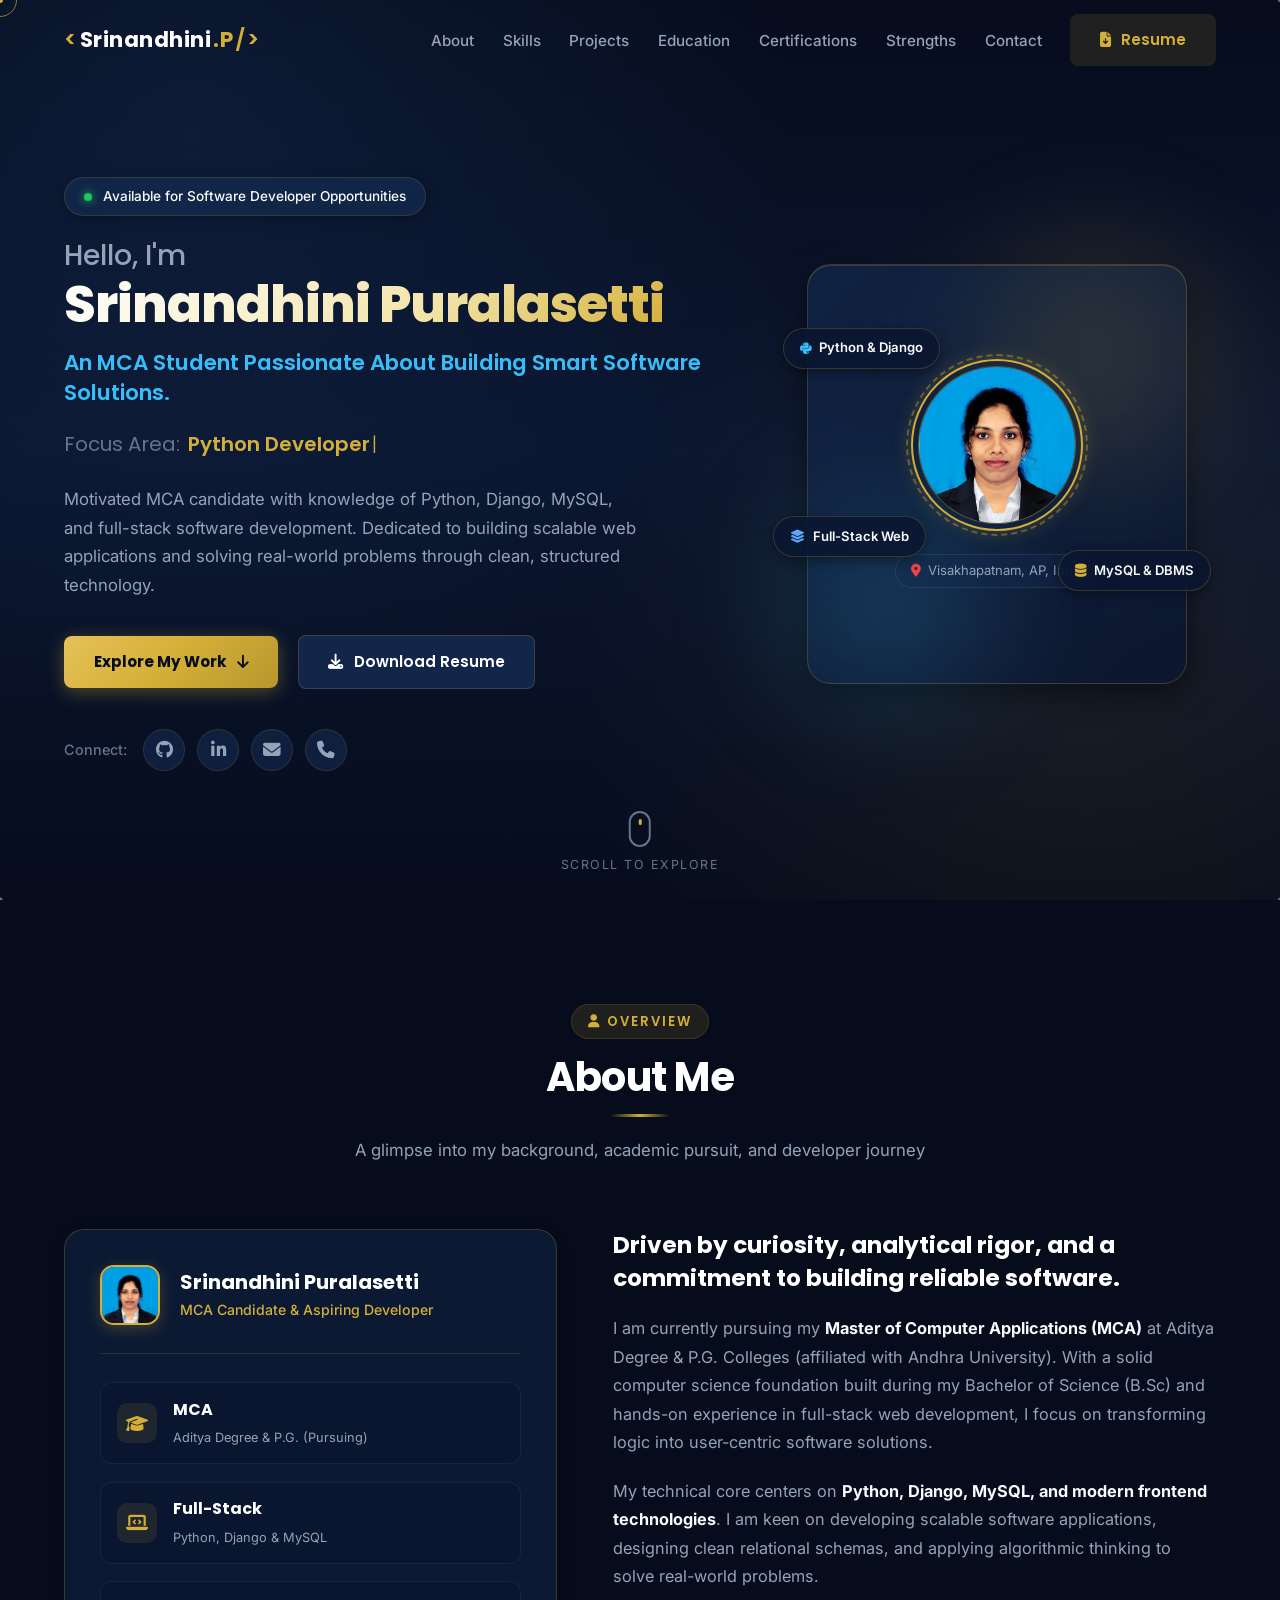
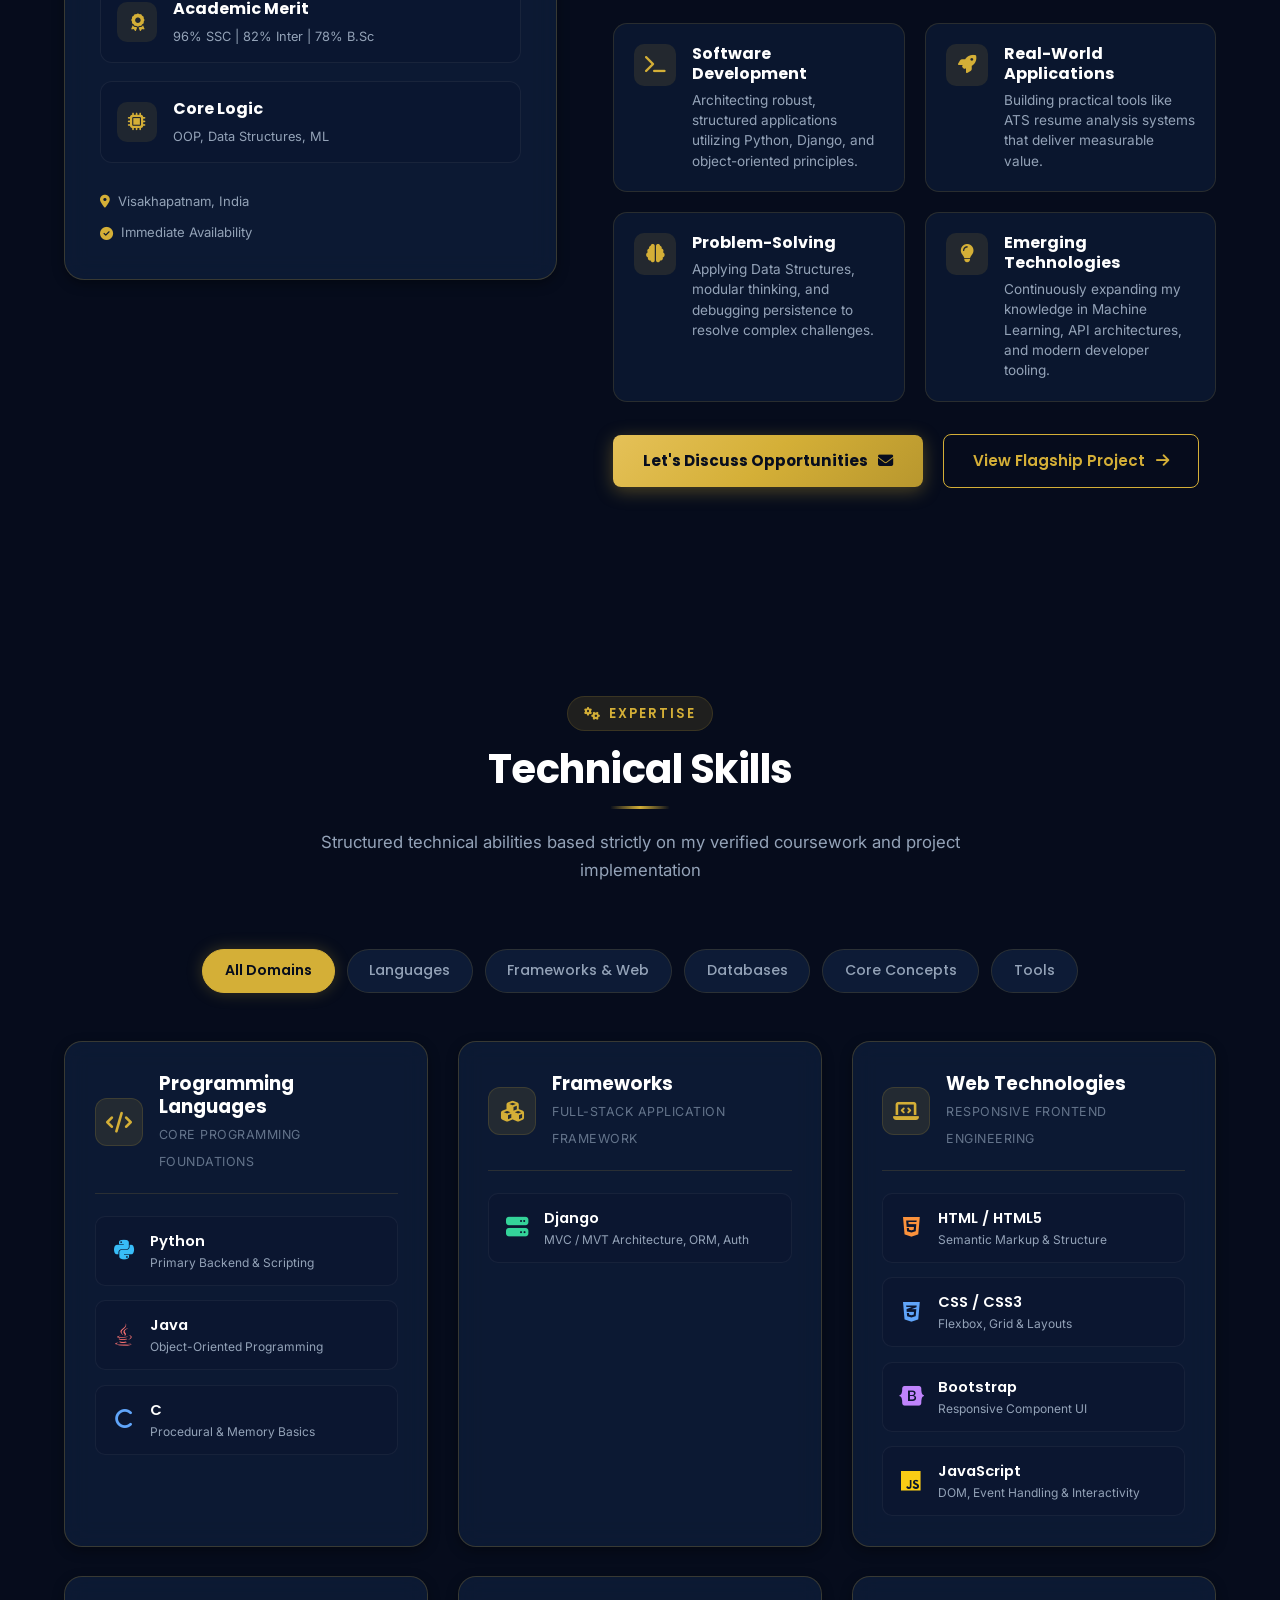
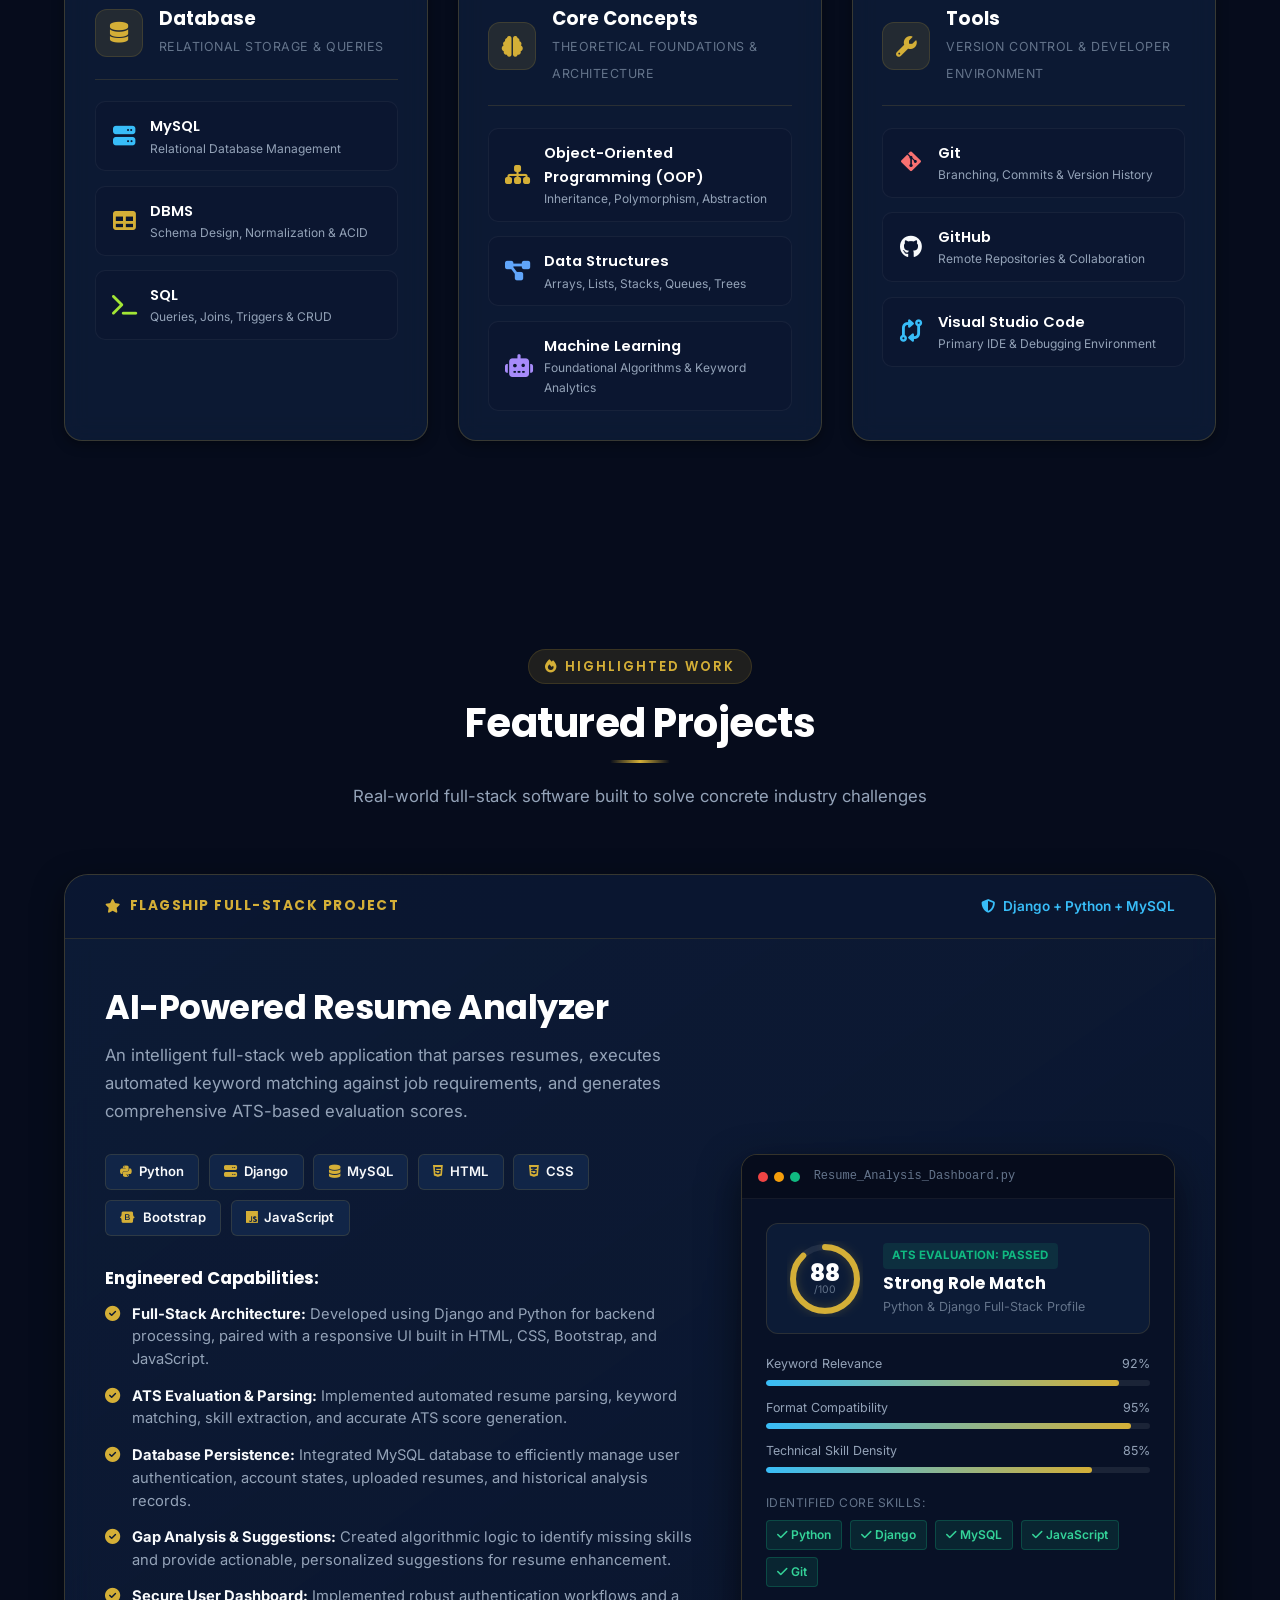
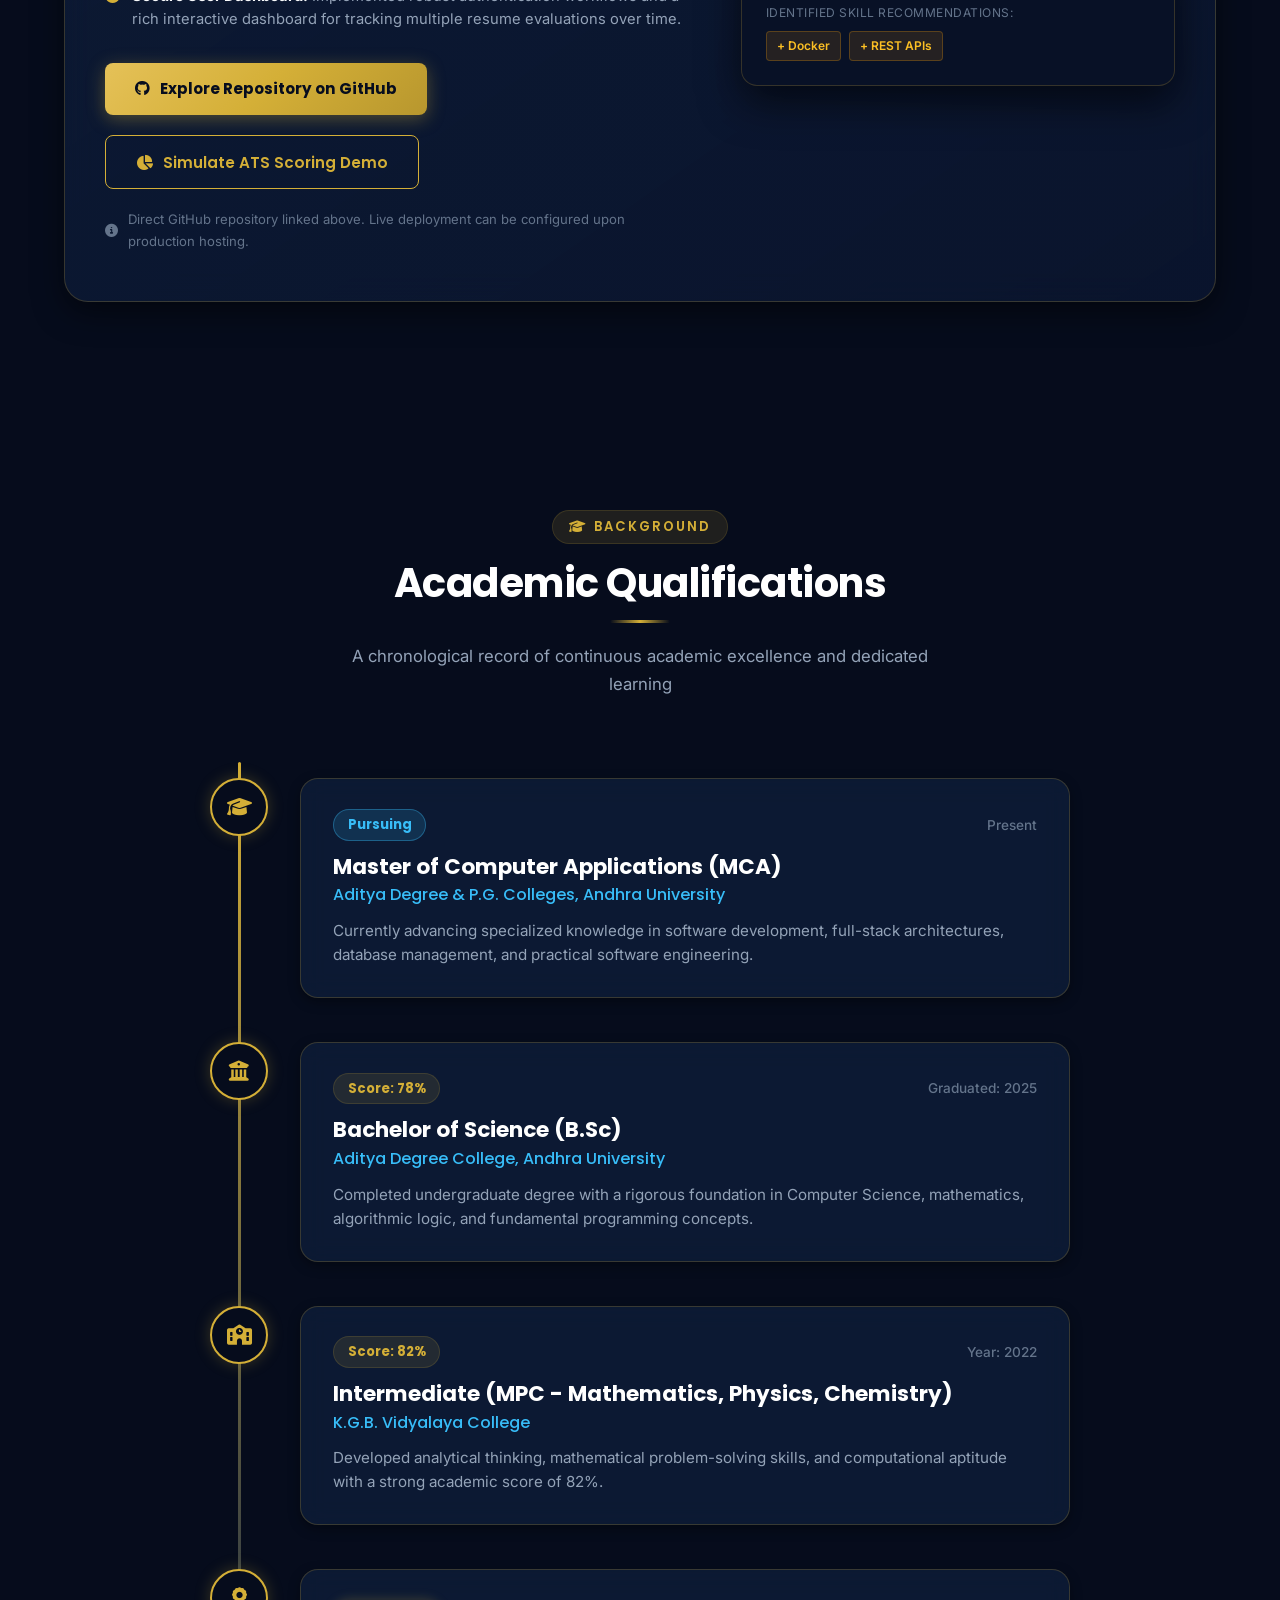
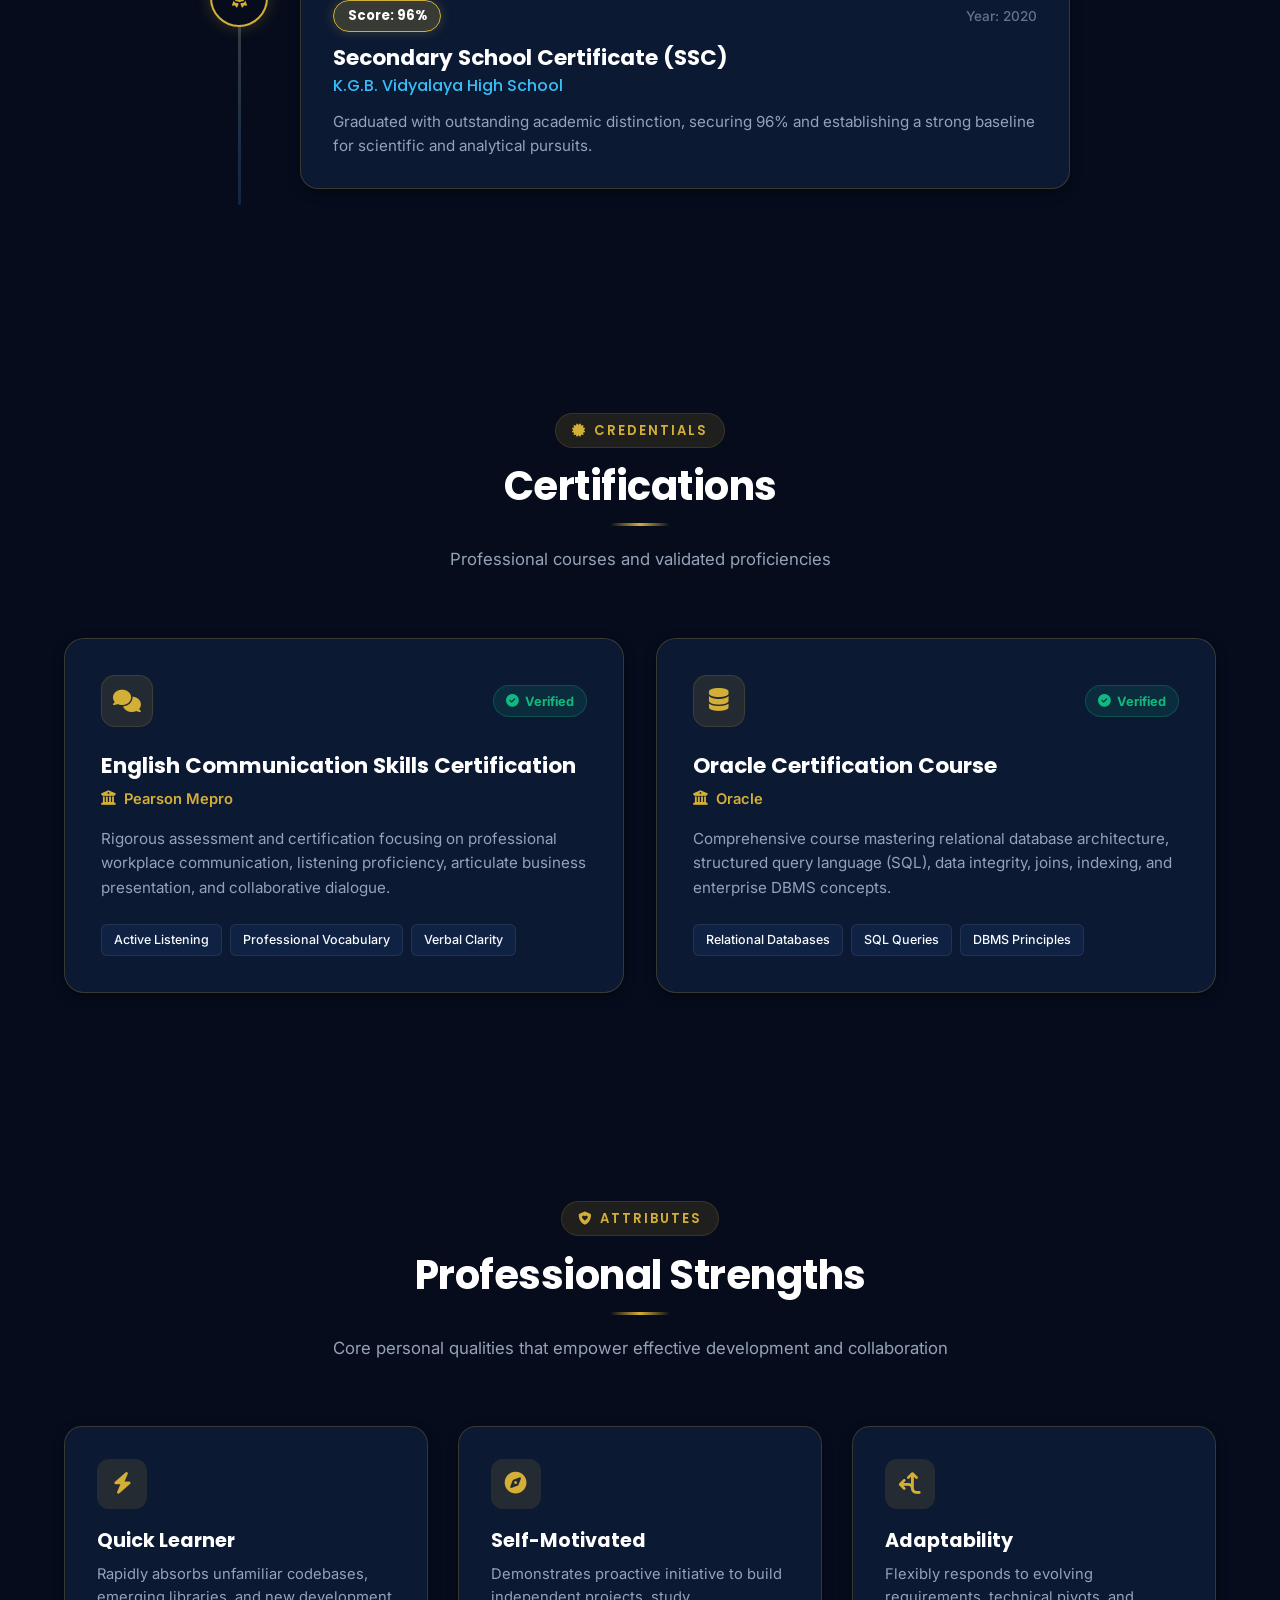
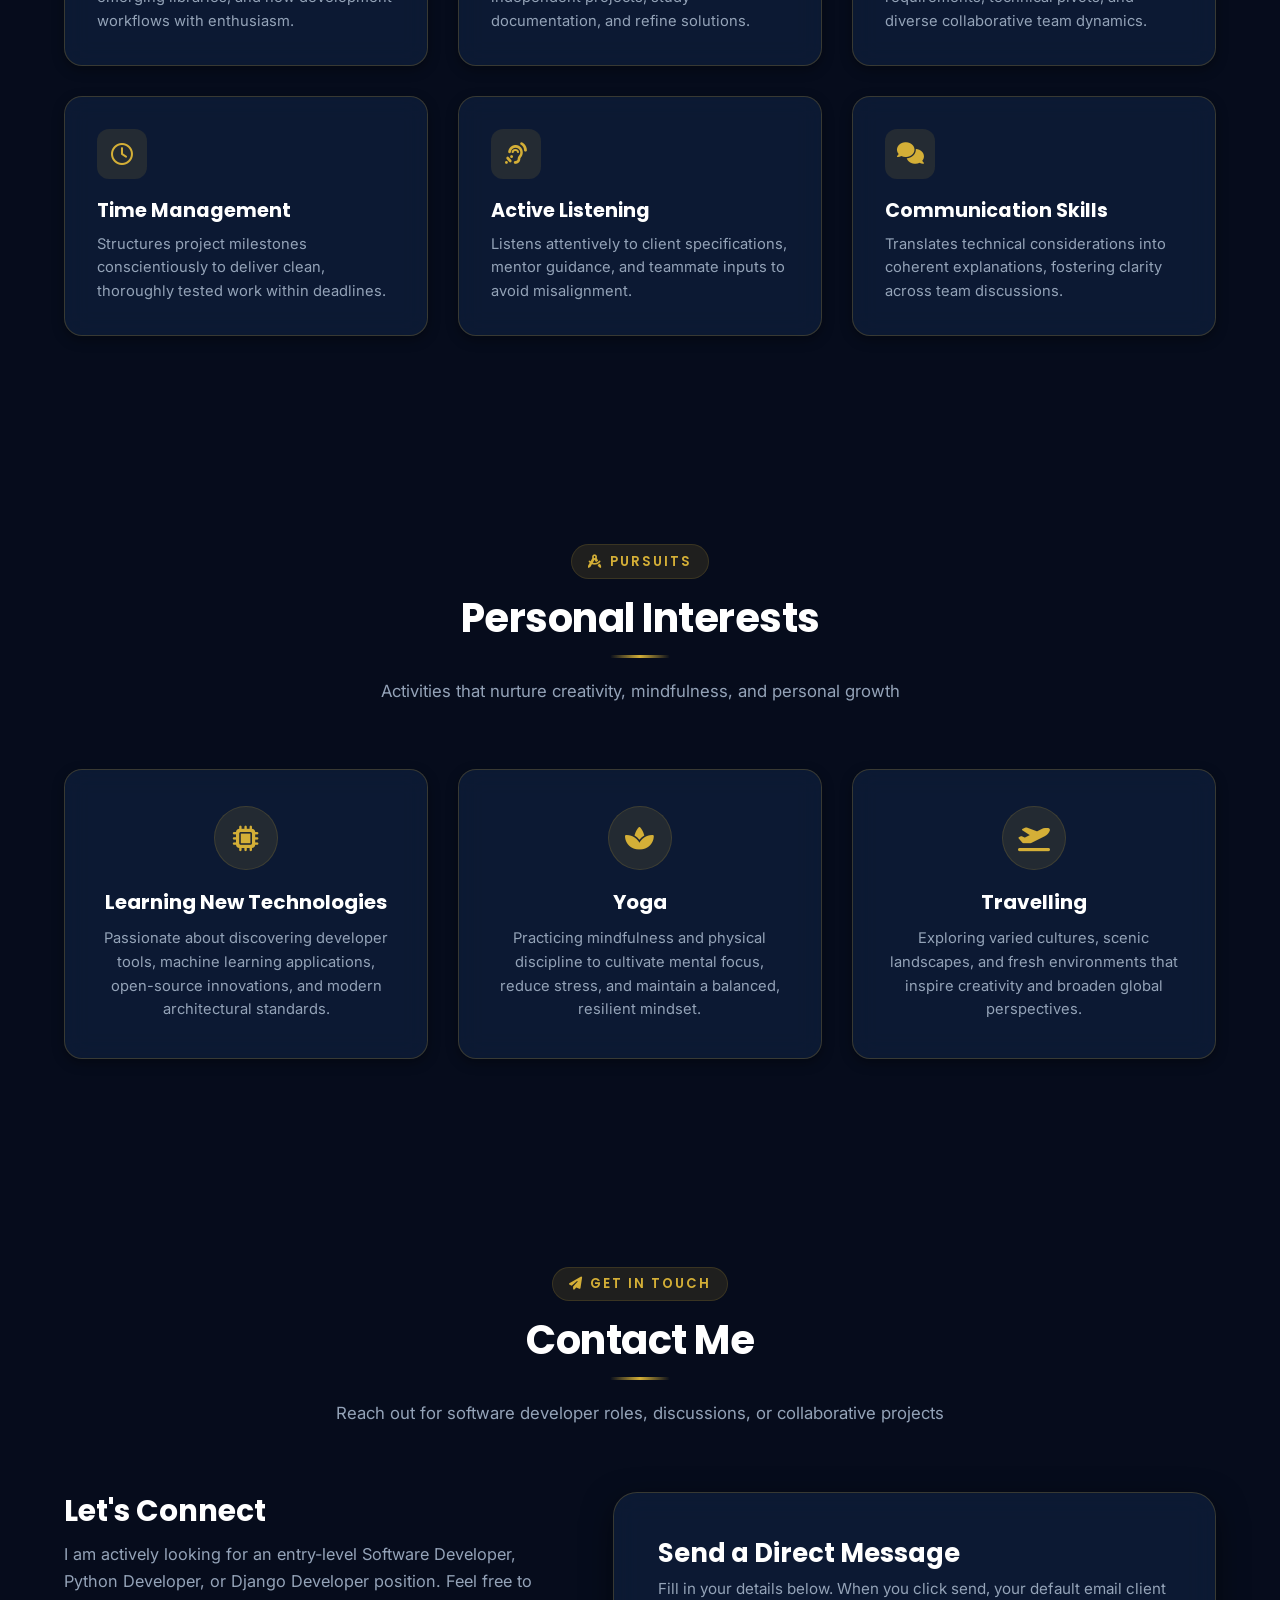
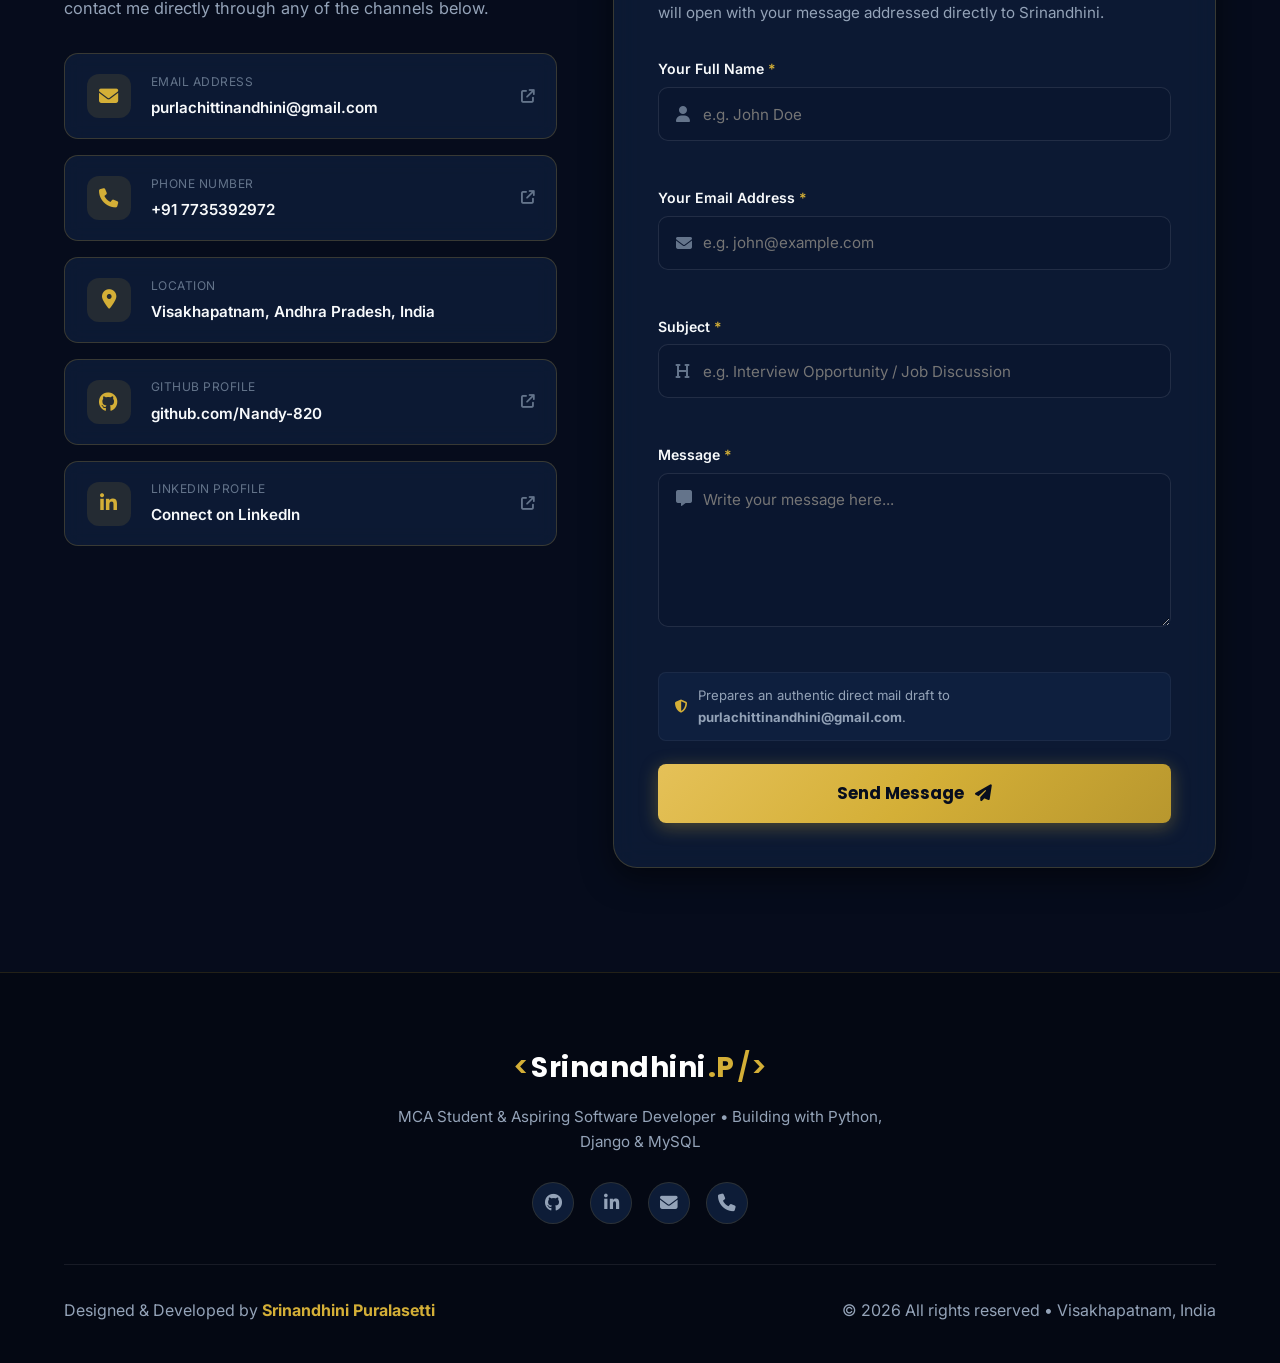
<file: index.html>
<!DOCTYPE html>
<html lang="en">
<head>
  <meta charset="UTF-8">
  <meta name="viewport" content="width=device-width, initial-scale=1.0">
  <title>Srinandhini Puralasetti | MCA Student & Aspiring Software Developer</title>
  
  <!-- SEO & Open Graph Metadata -->
  <meta name="description" content="Portfolio of Srinandhini Puralasetti - MCA Student, Aspiring Software Developer, Python & Django Developer based in Visakhapatnam, India.">
  <meta name="keywords" content="Srinandhini Puralasetti, Software Developer, Python Developer, Django Developer, Full-Stack Developer, MCA, Visakhapatnam, Portfolio">
  <meta name="author" content="Srinandhini Puralasetti">
  <meta name="theme-color" content="#0B1630">
  <meta property="og:title" content="Srinandhini Puralasetti | Portfolio">
  <meta property="og:description" content="MCA Student & Aspiring Software Developer specializing in Python, Django, MySQL, and full-stack development.">
  <meta property="og:type" content="website">

  <!-- Custom SVG Favicon -->
  <link rel="icon" type="image/svg+xml" href="data:image/svg+xml,%3Csvg xmlns='http://www.w3.org/2000/svg' viewBox='0 0 100 100'%3E%3Ccircle cx='50' cy='50' r='48' fill='%230B1630' stroke='%23D4AF37' stroke-width='4'/%3E%3Ctext x='50' y='60' font-family='sans-serif' font-size='38' font-weight='bold' fill='%23D4AF37' text-anchor='middle'%3ESP%3C/text%3E%3C/svg%3E">

  <!-- Google Fonts: Inter & Poppins -->
  <link rel="preconnect" href="https://fonts.googleapis.com">
  <link rel="preconnect" href="https://fonts.gstatic.com" crossorigin>
  <link href="https://fonts.googleapis.com/css2?family=Inter:wght@300;400;500;600;700&family=Poppins:wght@400;500;600;700;800&display=swap" rel="stylesheet">

  <!-- Font Awesome 6 Icons -->
  <link rel="stylesheet" href="https://cdnjs.cloudflare.com/ajax/libs/font-awesome/6.5.1/css/all.min.css" integrity="sha512-DTOQO9RWCH3ppGqcWaEA1BIZOC6xxalwEsw9c2QQeAIftl+Vegovlnee1c9QX4TctnWMn13TZye+giMm8e2LwA==" crossorigin="anonymous" referrerpolicy="no-referrer" />

  <!-- Main Stylesheet -->
  <link rel="stylesheet" href="style.css">
</head>
<body>
  <!-- Preloader Screen -->
  <div id="preloader" class="preloader" aria-hidden="true">
    <div class="preloader-content">
      <div class="preloader-spinner">
        <span class="spinner-ring"></span>
        <span class="spinner-core">SP</span>
      </div>
      <p class="preloader-text">Loading Experience...</p>
    </div>
  </div>

  <!-- Custom Golden Aura Cursor (Desktop Only) -->
  <div class="cursor-dot" aria-hidden="true"></div>
  <div class="cursor-outline" aria-hidden="true"></div>

  <!-- Subtle Ambient Particle Background -->
  <canvas id="ambient-canvas" class="ambient-canvas" aria-hidden="true"></canvas>

  <!-- Sticky Transparent Navigation Bar -->
  <header id="header" class="site-header">
    <nav class="navbar container" aria-label="Main Navigation">
      <a href="#hero" class="brand-logo" aria-label="Srinandhini Puralasetti Home">
        <span class="brand-code">&lt;</span>
        <span class="brand-name">Srinandhini</span>
        <span class="brand-dot">.P</span>
        <span class="brand-code">/&gt;</span>
      </a>

      <!-- Desktop Navigation Menu -->
      <ul class="nav-menu" id="nav-menu">
        <li class="nav-item"><a href="#about" class="nav-link">About</a></li>
        <li class="nav-item"><a href="#skills" class="nav-link">Skills</a></li>
        <li class="nav-item"><a href="#projects" class="nav-link">Projects</a></li>
        <li class="nav-item"><a href="#education" class="nav-link">Education</a></li>
        <li class="nav-item"><a href="#certifications" class="nav-link">Certifications</a></li>
        <li class="nav-item"><a href="#strengths" class="nav-link">Strengths</a></li>
        <li class="nav-item"><a href="#contact" class="nav-link">Contact</a></li>
        <li class="nav-item nav-cta-item">
          <a href="resume.pdf" download="Srinandhini_Puralasetti_Resume.pdf" class="btn btn-nav-resume">
            <i class="fa-solid fa-file-arrow-down" aria-hidden="true"></i> Resume
          </a>
        </li>
      </ul>

      <!-- Mobile Hamburger Button -->
      <button class="nav-toggle" id="nav-toggle" aria-label="Toggle navigation menu" aria-expanded="false">
        <span class="bar"></span>
        <span class="bar"></span>
        <span class="bar"></span>
      </button>
    </nav>
  </header>

  <!-- Main Website Content -->
  <main id="main-content">
    
    <!-- ==============================================
         SECTION 1: HERO / LANDING PAGE
         ============================================== -->
    <section id="hero" class="hero-section">
      <div class="container hero-container">
        
        <!-- Hero Text & Presentation -->
        <div class="hero-text-content reveal-fade-up">
          <div class="hero-status-pill">
            <span class="status-indicator"></span>
            <span>Available for Software Developer Opportunities</span>
          </div>

          <h1 class="hero-greeting-title">
            <span class="greeting-pre">Hello, I'm</span>
            <span class="hero-full-name">Srinandhini Puralasetti</span>
          </h1>

          <h2 class="hero-headline">
            An MCA Student Passionate About Building Smart Software Solutions.
          </h2>

          <div class="hero-typing-wrapper" aria-live="polite">
            <span class="typing-label">Focus Area: </span>
            <span id="typing-text" class="typing-dynamic"></span>
            <span class="typing-cursor" aria-hidden="true">|</span>
          </div>

          <p class="hero-summary">
            Motivated MCA candidate with knowledge of Python, Django, MySQL, and full-stack software development. Dedicated to building scalable web applications and solving real-world problems through clean, structured technology.
          </p>

          <!-- Call To Action Buttons -->
          <div class="hero-actions">
            <a href="#projects" class="btn btn-primary">
              <span>Explore My Work</span>
              <i class="fa-solid fa-arrow-down" aria-hidden="true"></i>
            </a>
            <a href="resume.pdf" download="Srinandhini_Puralasetti_Resume.pdf" class="btn btn-secondary">
              <i class="fa-solid fa-download" aria-hidden="true"></i>
              <span>Download Resume</span>
            </a>
          </div>

          <!-- Social Links -->
          <div class="hero-socials">
            <span class="socials-label">Connect:</span>
            <div class="social-links-row">
              <a href="https://github.com/Nandy-820" target="_blank" rel="noopener noreferrer" class="social-icon" aria-label="GitHub Profile">
                <i class="fa-brands fa-github" aria-hidden="true"></i>
              </a>
              <a href="https://linkedin.com" target="_blank" rel="noopener noreferrer" class="social-icon" aria-label="LinkedIn Profile">
                <i class="fa-brands fa-linkedin-in" aria-hidden="true"></i>
              </a>
              <a href="mailto:purlachittinandhini@gmail.com" class="social-icon" aria-label="Send Email">
                <i class="fa-solid fa-envelope" aria-hidden="true"></i>
              </a>
              <a href="tel:+917735392972" class="social-icon" aria-label="Call Mobile">
                <i class="fa-solid fa-phone" aria-hidden="true"></i>
              </a>
            </div>
          </div>
        </div>

        <!-- Hero Visual Profile Artwork & Floating Badges -->
        <div class="hero-visual reveal-fade-left">
          <div class="profile-card-art">
            <div class="glow-orb glow-orb-1" aria-hidden="true"></div>
            <div class="glow-orb glow-orb-2" aria-hidden="true"></div>
            
            <div class="avatar-frame">
              <div class="avatar-ring-outer"></div>
              <div class="avatar-ring-inner"></div>
              
              <!-- Professional Developer Avatar Graphic -->
              <div class="avatar-inner">
                <img src="profile.jpg" alt="Srinandhini Puralasetti - Software Developer" class="profile-photo">
              </div>
            </div>

            <!-- Floating Tech Badges -->
            <div class="floating-pill float-1">
              <i class="fa-brands fa-python" style="color: #38bdf8;" aria-hidden="true"></i>
              <span>Python &amp; Django</span>
            </div>

            <div class="floating-pill float-2">
              <i class="fa-solid fa-database" style="color: #D4AF37;" aria-hidden="true"></i>
              <span>MySQL &amp; DBMS</span>
            </div>

            <div class="floating-pill float-3">
              <i class="fa-solid fa-layer-group" style="color: #60a5fa;" aria-hidden="true"></i>
              <span>Full-Stack Web</span>
            </div>

            <!-- Location Pill -->
            <div class="profile-location-chip">
              <i class="fa-solid fa-location-dot" aria-hidden="true"></i>
              <span>Visakhapatnam, AP, India</span>
            </div>
          </div>
        </div>

      </div>

      <!-- Scroll Indicator -->
      <a href="#about" class="hero-scroll-indicator" aria-label="Scroll down to About section">
        <span class="mouse-icon"><span class="wheel"></span></span>
        <span class="scroll-label">Scroll to explore</span>
      </a>
    </section>


    <!-- ==============================================
         SECTION 2: ABOUT ME
         ============================================== -->
    <section id="about" class="section about-section">
      <div class="container">
        
        <div class="section-header reveal-fade-up">
          <span class="section-tag"><i class="fa-solid fa-user" aria-hidden="true"></i> Overview</span>
          <h2 class="section-title">About Me</h2>
          <div class="section-line"></div>
          <p class="section-subtitle">A glimpse into my background, academic pursuit, and developer journey</p>
        </div>

        <div class="about-grid">
          
          <!-- Column 1: Academic & Profile Stats Card -->
          <div class="about-card-left reveal-fade-right">
            <div class="profile-highlight-box">
              <div class="profile-meta-top">
                <div class="meta-avatar">
                  <img src="profile.jpg" alt="Srinandhini Puralasetti" class="meta-photo">
                </div>
                <div>
                  <h3 class="meta-name">Srinandhini Puralasetti</h3>
                  <p class="meta-role">MCA Candidate &amp; Aspiring Developer</p>
                </div>
              </div>

              <div class="about-stats-grid">
                <div class="stat-item">
                  <div class="stat-icon"><i class="fa-solid fa-graduation-cap" aria-hidden="true"></i></div>
                  <div class="stat-content">
                    <span class="stat-value">MCA</span>
                    <span class="stat-label">Aditya Degree &amp; P.G. (Pursuing)</span>
                  </div>
                </div>

                <div class="stat-item">
                  <div class="stat-icon"><i class="fa-solid fa-laptop-code" aria-hidden="true"></i></div>
                  <div class="stat-content">
                    <span class="stat-value">Full-Stack</span>
                    <span class="stat-label">Python, Django &amp; MySQL</span>
                  </div>
                </div>

                <div class="stat-item">
                  <div class="stat-icon"><i class="fa-solid fa-award" aria-hidden="true"></i></div>
                  <div class="stat-content">
                    <span class="stat-value">Academic Merit</span>
                    <span class="stat-label">96% SSC | 82% Inter | 78% B.Sc</span>
                  </div>
                </div>

                <div class="stat-item">
                  <div class="stat-icon"><i class="fa-solid fa-microchip" aria-hidden="true"></i></div>
                  <div class="stat-content">
                    <span class="stat-value">Core Logic</span>
                    <span class="stat-label">OOP, Data Structures, ML</span>
                  </div>
                </div>
              </div>

              <div class="about-badge-row">
                <span class="mini-badge"><i class="fa-solid fa-location-dot" aria-hidden="true"></i> Visakhapatnam, India</span>
                <span class="mini-badge"><i class="fa-solid fa-check-circle" aria-hidden="true"></i> Immediate Availability</span>
              </div>
            </div>
          </div>

          <!-- Column 2: Narrative & Four Pillars -->
          <div class="about-content-right reveal-fade-left">
            <h3 class="about-lead">
              Driven by curiosity, analytical rigor, and a commitment to building reliable software.
            </h3>
            
            <p class="about-paragraph">
              I am currently pursuing my <strong>Master of Computer Applications (MCA)</strong> at Aditya Degree &amp; P.G. Colleges (affiliated with Andhra University). With a solid computer science foundation built during my Bachelor of Science (B.Sc) and hands-on experience in full-stack web development, I focus on transforming logic into user-centric software solutions.
            </p>

            <p class="about-paragraph">
              My technical core centers on <strong>Python, Django, MySQL, and modern frontend technologies</strong>. I am keen on developing scalable software applications, designing clean relational schemas, and applying algorithmic thinking to solve real-world problems.
            </p>

            <!-- Four Interest / Focus Areas -->
            <div class="pillars-grid">
              
              <div class="pillar-card">
                <div class="pillar-icon"><i class="fa-solid fa-terminal" aria-hidden="true"></i></div>
                <div>
                  <h4 class="pillar-title">Software Development</h4>
                  <p class="pillar-desc">Architecting robust, structured applications utilizing Python, Django, and object-oriented principles.</p>
                </div>
              </div>

              <div class="pillar-card">
                <div class="pillar-icon"><i class="fa-solid fa-rocket" aria-hidden="true"></i></div>
                <div>
                  <h4 class="pillar-title">Real-World Applications</h4>
                  <p class="pillar-desc">Building practical tools like ATS resume analysis systems that deliver measurable value.</p>
                </div>
              </div>

              <div class="pillar-card">
                <div class="pillar-icon"><i class="fa-solid fa-brain" aria-hidden="true"></i></div>
                <div>
                  <h4 class="pillar-title">Problem-Solving</h4>
                  <p class="pillar-desc">Applying Data Structures, modular thinking, and debugging persistence to resolve complex challenges.</p>
                </div>
              </div>

              <div class="pillar-card">
                <div class="pillar-icon"><i class="fa-solid fa-lightbulb" aria-hidden="true"></i></div>
                <div>
                  <h4 class="pillar-title">Emerging Technologies</h4>
                  <p class="pillar-desc">Continuously expanding my knowledge in Machine Learning, API architectures, and modern developer tooling.</p>
                </div>
              </div>

            </div>

            <div class="about-cta-row">
              <a href="#contact" class="btn btn-primary">
                <span>Let's Discuss Opportunities</span>
                <i class="fa-solid fa-envelope" aria-hidden="true"></i>
              </a>
              <a href="#projects" class="btn btn-outline">
                <span>View Flagship Project</span>
                <i class="fa-solid fa-arrow-right" aria-hidden="true"></i>
              </a>
            </div>

          </div>

        </div>

      </div>
    </section>


    <!-- ==============================================
         SECTION 3: TECHNICAL SKILLS
         ============================================== -->
    <section id="skills" class="section skills-section">
      <div class="container">
        
        <div class="section-header reveal-fade-up">
          <span class="section-tag"><i class="fa-solid fa-gears" aria-hidden="true"></i> Expertise</span>
          <h2 class="section-title">Technical Skills</h2>
          <div class="section-line"></div>
          <p class="section-subtitle">Structured technical abilities based strictly on my verified coursework and project implementation</p>
        </div>

        <!-- Filter Tabs for Skills -->
        <div class="skills-filter-tabs reveal-fade-up" role="tablist" aria-label="Skills Filter">
          <button class="filter-btn active" data-filter="all" role="tab" aria-selected="true">All Domains</button>
          <button class="filter-btn" data-filter="languages" role="tab" aria-selected="false">Languages</button>
          <button class="filter-btn" data-filter="frameworks" role="tab" aria-selected="false">Frameworks &amp; Web</button>
          <button class="filter-btn" data-filter="database" role="tab" aria-selected="false">Databases</button>
          <button class="filter-btn" data-filter="core" role="tab" aria-selected="false">Core Concepts</button>
          <button class="filter-btn" data-filter="tools" role="tab" aria-selected="false">Tools</button>
        </div>

        <!-- Categorized Skills Grid -->
        <div class="skills-grid">
          
          <!-- Card 1: Programming Languages -->
          <div class="skill-category-card reveal-fade-up" data-category="languages">
            <div class="category-header">
              <div class="category-icon-box">
                <i class="fa-solid fa-code" aria-hidden="true"></i>
              </div>
              <div>
                <h3 class="category-title">Programming Languages</h3>
                <span class="category-subtitle">Core Programming Foundations</span>
              </div>
            </div>
            
            <div class="skill-tags-list">
              <div class="skill-pill">
                <i class="fa-brands fa-python" style="color: #38bdf8;" aria-hidden="true"></i>
                <div class="pill-info">
                  <span class="pill-name">Python</span>
                  <span class="pill-role">Primary Backend &amp; Scripting</span>
                </div>
              </div>

              <div class="skill-pill">
                <i class="fa-brands fa-java" style="color: #f87171;" aria-hidden="true"></i>
                <div class="pill-info">
                  <span class="pill-name">Java</span>
                  <span class="pill-role">Object-Oriented Programming</span>
                </div>
              </div>

              <div class="skill-pill">
                <i class="fa-solid fa-c" style="color: #60a5fa;" aria-hidden="true"></i>
                <div class="pill-info">
                  <span class="pill-name">C</span>
                  <span class="pill-role">Procedural &amp; Memory Basics</span>
                </div>
              </div>
            </div>
          </div>

          <!-- Card 2: Frameworks -->
          <div class="skill-category-card reveal-fade-up" data-category="frameworks">
            <div class="category-header">
              <div class="category-icon-box">
                <i class="fa-solid fa-cubes" aria-hidden="true"></i>
              </div>
              <div>
                <h3 class="category-title">Frameworks</h3>
                <span class="category-subtitle">Full-Stack Application Framework</span>
              </div>
            </div>
            
            <div class="skill-tags-list">
              <div class="skill-pill">
                <i class="fa-solid fa-server" style="color: #34d399;" aria-hidden="true"></i>
                <div class="pill-info">
                  <span class="pill-name">Django</span>
                  <span class="pill-role">MVC / MVT Architecture, ORM, Auth</span>
                </div>
              </div>
            </div>
          </div>

          <!-- Card 3: Web Technologies -->
          <div class="skill-category-card reveal-fade-up" data-category="frameworks">
            <div class="category-header">
              <div class="category-icon-box">
                <i class="fa-solid fa-laptop-code" aria-hidden="true"></i>
              </div>
              <div>
                <h3 class="category-title">Web Technologies</h3>
                <span class="category-subtitle">Responsive Frontend Engineering</span>
              </div>
            </div>
            
            <div class="skill-tags-list">
              <div class="skill-pill">
                <i class="fa-brands fa-html5" style="color: #fb923c;" aria-hidden="true"></i>
                <div class="pill-info">
                  <span class="pill-name">HTML / HTML5</span>
                  <span class="pill-role">Semantic Markup &amp; Structure</span>
                </div>
              </div>

              <div class="skill-pill">
                <i class="fa-brands fa-css3-alt" style="color: #60a5fa;" aria-hidden="true"></i>
                <div class="pill-info">
                  <span class="pill-name">CSS / CSS3</span>
                  <span class="pill-role">Flexbox, Grid &amp; Layouts</span>
                </div>
              </div>

              <div class="skill-pill">
                <i class="fa-brands fa-bootstrap" style="color: #c084fc;" aria-hidden="true"></i>
                <div class="pill-info">
                  <span class="pill-name">Bootstrap</span>
                  <span class="pill-role">Responsive Component UI</span>
                </div>
              </div>

              <div class="skill-pill">
                <i class="fa-brands fa-js" style="color: #facc15;" aria-hidden="true"></i>
                <div class="pill-info">
                  <span class="pill-name">JavaScript</span>
                  <span class="pill-role">DOM, Event Handling &amp; Interactivity</span>
                </div>
              </div>
            </div>
          </div>

          <!-- Card 4: Database Systems -->
          <div class="skill-category-card reveal-fade-up" data-category="database">
            <div class="category-header">
              <div class="category-icon-box">
                <i class="fa-solid fa-database" aria-hidden="true"></i>
              </div>
              <div>
                <h3 class="category-title">Database</h3>
                <span class="category-subtitle">Relational Storage &amp; Queries</span>
              </div>
            </div>
            
            <div class="skill-tags-list">
              <div class="skill-pill">
                <i class="fa-solid fa-server" style="color: #38bdf8;" aria-hidden="true"></i>
                <div class="pill-info">
                  <span class="pill-name">MySQL</span>
                  <span class="pill-role">Relational Database Management</span>
                </div>
              </div>

              <div class="skill-pill">
                <i class="fa-solid fa-table" style="color: #D4AF37;" aria-hidden="true"></i>
                <div class="pill-info">
                  <span class="pill-name">DBMS</span>
                  <span class="pill-role">Schema Design, Normalization &amp; ACID</span>
                </div>
              </div>

              <div class="skill-pill">
                <i class="fa-solid fa-terminal" style="color: #a3e635;" aria-hidden="true"></i>
                <div class="pill-info">
                  <span class="pill-name">SQL</span>
                  <span class="pill-role">Queries, Joins, Triggers &amp; CRUD</span>
                </div>
              </div>
            </div>
          </div>

          <!-- Card 5: Core Concepts -->
          <div class="skill-category-card reveal-fade-up" data-category="core">
            <div class="category-header">
              <div class="category-icon-box">
                <i class="fa-solid fa-brain" aria-hidden="true"></i>
              </div>
              <div>
                <h3 class="category-title">Core Concepts</h3>
                <span class="category-subtitle">Theoretical Foundations &amp; Architecture</span>
              </div>
            </div>
            
            <div class="skill-tags-list">
              <div class="skill-pill">
                <i class="fa-solid fa-sitemap" style="color: #D4AF37;" aria-hidden="true"></i>
                <div class="pill-info">
                  <span class="pill-name">Object-Oriented Programming (OOP)</span>
                  <span class="pill-role">Inheritance, Polymorphism, Abstraction</span>
                </div>
              </div>

              <div class="skill-pill">
                <i class="fa-solid fa-diagram-project" style="color: #60a5fa;" aria-hidden="true"></i>
                <div class="pill-info">
                  <span class="pill-name">Data Structures</span>
                  <span class="pill-role">Arrays, Lists, Stacks, Queues, Trees</span>
                </div>
              </div>

              <div class="skill-pill">
                <i class="fa-solid fa-robot" style="color: #a78bfa;" aria-hidden="true"></i>
                <div class="pill-info">
                  <span class="pill-name">Machine Learning</span>
                  <span class="pill-role">Foundational Algorithms &amp; Keyword Analytics</span>
                </div>
              </div>
            </div>
          </div>

          <!-- Card 6: Tools & Workflow -->
          <div class="skill-category-card reveal-fade-up" data-category="tools">
            <div class="category-header">
              <div class="category-icon-box">
                <i class="fa-solid fa-wrench" aria-hidden="true"></i>
              </div>
              <div>
                <h3 class="category-title">Tools</h3>
                <span class="category-subtitle">Version Control &amp; Developer Environment</span>
              </div>
            </div>
            
            <div class="skill-tags-list">
              <div class="skill-pill">
                <i class="fa-brands fa-git-alt" style="color: #f87171;" aria-hidden="true"></i>
                <div class="pill-info">
                  <span class="pill-name">Git</span>
                  <span class="pill-role">Branching, Commits &amp; Version History</span>
                </div>
              </div>

              <div class="skill-pill">
                <i class="fa-brands fa-github" style="color: #f8fafc;" aria-hidden="true"></i>
                <div class="pill-info">
                  <span class="pill-name">GitHub</span>
                  <span class="pill-role">Remote Repositories &amp; Collaboration</span>
                </div>
              </div>

              <div class="skill-pill">
                <i class="fa-solid fa-code-compare" style="color: #38bdf8;" aria-hidden="true"></i>
                <div class="pill-info">
                  <span class="pill-name">Visual Studio Code</span>
                  <span class="pill-role">Primary IDE &amp; Debugging Environment</span>
                </div>
              </div>
            </div>
          </div>

        </div>

      </div>
    </section>


    <!-- ==============================================
         SECTION 4: FEATURED PROJECTS
         ============================================== -->
    <section id="projects" class="section projects-section">
      <div class="container">
        
        <div class="section-header reveal-fade-up">
          <span class="section-tag"><i class="fa-solid fa-fire" aria-hidden="true"></i> Highlighted Work</span>
          <h2 class="section-title">Featured Projects</h2>
          <div class="section-line"></div>
          <p class="section-subtitle">Real-world full-stack software built to solve concrete industry challenges</p>
        </div>

        <!-- Master Project Card: AI-Powered Resume Analyzer -->
        <div class="master-project-card reveal-fade-up">
          
          <div class="project-header-bar">
            <div class="badge-featured">
              <i class="fa-solid fa-star" aria-hidden="true"></i> Flagship Full-Stack Project
            </div>
            <div class="project-arch-tag">
              <i class="fa-solid fa-shield-halved" aria-hidden="true"></i> Django + Python + MySQL
            </div>
          </div>

          <div class="project-card-body">
            
            <!-- Project Left: Description & Feature Matrix -->
            <div class="project-content-col">
              <h3 class="project-title">AI-Powered Resume Analyzer</h3>
              <p class="project-tagline">
                An intelligent full-stack web application that parses resumes, executes automated keyword matching against job requirements, and generates comprehensive ATS-based evaluation scores.
              </p>

              <!-- Technologies Stack Badges -->
              <div class="project-tech-badges">
                <span class="tech-badge"><i class="fa-brands fa-python" aria-hidden="true"></i> Python</span>
                <span class="tech-badge"><i class="fa-solid fa-server" aria-hidden="true"></i> Django</span>
                <span class="tech-badge"><i class="fa-solid fa-database" aria-hidden="true"></i> MySQL</span>
                <span class="tech-badge"><i class="fa-brands fa-html5" aria-hidden="true"></i> HTML</span>
                <span class="tech-badge"><i class="fa-brands fa-css3-alt" aria-hidden="true"></i> CSS</span>
                <span class="tech-badge"><i class="fa-brands fa-bootstrap" aria-hidden="true"></i> Bootstrap</span>
                <span class="tech-badge"><i class="fa-brands fa-js" aria-hidden="true"></i> JavaScript</span>
              </div>

              <!-- Key Engineered Features -->
              <div class="project-features-list">
                <h4 class="features-title">Engineered Capabilities:</h4>
                <ul class="feature-bullets">
                  <li>
                    <i class="fa-solid fa-circle-check" aria-hidden="true"></i>
                    <span><strong>Full-Stack Architecture:</strong> Developed using Django and Python for backend processing, paired with a responsive UI built in HTML, CSS, Bootstrap, and JavaScript.</span>
                  </li>
                  <li>
                    <i class="fa-solid fa-circle-check" aria-hidden="true"></i>
                    <span><strong>ATS Evaluation &amp; Parsing:</strong> Implemented automated resume parsing, keyword matching, skill extraction, and accurate ATS score generation.</span>
                  </li>
                  <li>
                    <i class="fa-solid fa-circle-check" aria-hidden="true"></i>
                    <span><strong>Database Persistence:</strong> Integrated MySQL database to efficiently manage user authentication, account states, uploaded resumes, and historical analysis records.</span>
                  </li>
                  <li>
                    <i class="fa-solid fa-circle-check" aria-hidden="true"></i>
                    <span><strong>Gap Analysis &amp; Suggestions:</strong> Created algorithmic logic to identify missing skills and provide actionable, personalized suggestions for resume enhancement.</span>
                  </li>
                  <li>
                    <i class="fa-solid fa-circle-check" aria-hidden="true"></i>
                    <span><strong>Secure User Dashboard:</strong> Implemented robust authentication workflows and a rich interactive dashboard for tracking multiple resume evaluations over time.</span>
                  </li>
                </ul>
              </div>

              <!-- Actions & Links -->
              <div class="project-action-buttons">
                <a href="https://github.com/Nandy-820" target="_blank" rel="noopener noreferrer" class="btn btn-primary">
                  <i class="fa-brands fa-github" aria-hidden="true"></i>
                  <span>Explore Repository on GitHub</span>
                </a>
                <button type="button" class="btn btn-outline" id="btn-open-demo-modal">
                  <i class="fa-solid fa-chart-pie" aria-hidden="true"></i>
                  <span>Simulate ATS Scoring Demo</span>
                </button>
              </div>
              <div class="project-disclaimer">
                <i class="fa-solid fa-circle-info" aria-hidden="true"></i> 
                <span>Direct GitHub repository linked above. Live deployment can be configured upon production hosting.</span>
              </div>
            </div>

            <!-- Project Right: Interactive Dashboard Visual Mockup -->
            <div class="project-visual-col">
              <div class="ats-mockup-window">
                
                <div class="mockup-header-dots">
                  <span class="dot dot-red"></span>
                  <span class="dot dot-yellow"></span>
                  <span class="dot dot-green"></span>
                  <span class="mockup-title-bar">Resume_Analysis_Dashboard.py</span>
                </div>

                <div class="mockup-screen-content">
                  
                  <!-- Top Stats / Score Gauge -->
                  <div class="mockup-score-banner">
                    <div class="score-circle-container">
                      <svg class="score-svg" viewBox="0 0 100 100">
                        <circle class="score-bg-circle" cx="50" cy="50" r="42" />
                        <circle class="score-prog-circle" cx="50" cy="50" r="42" />
                      </svg>
                      <div class="score-number-box">
                        <span class="score-big">88</span>
                        <span class="score-unit">/100</span>
                      </div>
                    </div>
                    <div class="score-info-col">
                      <span class="score-status-badge">ATS Evaluation: Passed</span>
                      <h4 class="score-heading">Strong Role Match</h4>
                      <p class="score-desc">Python &amp; Django Full-Stack Profile</p>
                    </div>
                  </div>

                  <!-- Metrics Bars -->
                  <div class="mockup-metric-bars">
                    <div class="metric-row">
                      <div class="metric-label"><span>Keyword Relevance</span><span>92%</span></div>
                      <div class="progress-track"><div class="progress-fill" style="width: 92%;"></div></div>
                    </div>
                    <div class="metric-row">
                      <div class="metric-label"><span>Format Compatibility</span><span>95%</span></div>
                      <div class="progress-track"><div class="progress-fill" style="width: 95%;"></div></div>
                    </div>
                    <div class="metric-row">
                      <div class="metric-label"><span>Technical Skill Density</span><span>85%</span></div>
                      <div class="progress-track"><div class="progress-fill" style="width: 85%;"></div></div>
                    </div>
                  </div>

                  <!-- Extracted Skills Simulation -->
                  <div class="mockup-tags-area">
                    <span class="mock-subtitle">Identified Core Skills:</span>
                    <div class="tag-chips">
                      <span class="chip matched"><i class="fa-solid fa-check" aria-hidden="true"></i> Python</span>
                      <span class="chip matched"><i class="fa-solid fa-check" aria-hidden="true"></i> Django</span>
                      <span class="chip matched"><i class="fa-solid fa-check" aria-hidden="true"></i> MySQL</span>
                      <span class="chip matched"><i class="fa-solid fa-check" aria-hidden="true"></i> JavaScript</span>
                      <span class="chip matched"><i class="fa-solid fa-check" aria-hidden="true"></i> Git</span>
                    </div>
                  </div>

                  <!-- Gap Identification -->
                  <div class="mockup-recommendations">
                    <span class="mock-subtitle">Identified Skill Recommendations:</span>
                    <div class="rec-chips">
                      <span class="chip gap">+ Docker</span>
                      <span class="chip gap">+ REST APIs</span>
                    </div>
                  </div>

                </div>

              </div>
            </div>

          </div>

        </div>

      </div>
    </section>


    <!-- ==============================================
         SECTION 5: EDUCATION
         ============================================== -->
    <section id="education" class="section education-section">
      <div class="container">
        
        <div class="section-header reveal-fade-up">
          <span class="section-tag"><i class="fa-solid fa-graduation-cap" aria-hidden="true"></i> Background</span>
          <h2 class="section-title">Academic Qualifications</h2>
          <div class="section-line"></div>
          <p class="section-subtitle">A chronological record of continuous academic excellence and dedicated learning</p>
        </div>

        <div class="timeline-container">
          <div class="timeline-line" aria-hidden="true"></div>

          <!-- Timeline Item 1: MCA -->
          <div class="timeline-item reveal-fade-up">
            <div class="timeline-dot">
              <i class="fa-solid fa-graduation-cap" aria-hidden="true"></i>
            </div>
            <div class="timeline-content">
              <div class="timeline-badge-row">
                <span class="timeline-status-badge status-pursuing">Pursuing</span>
                <span class="timeline-year">Present</span>
              </div>
              <h3 class="degree-title">Master of Computer Applications (MCA)</h3>
              <h4 class="institution-name">Aditya Degree &amp; P.G. Colleges, Andhra University</h4>
              <p class="degree-desc">
                Currently advancing specialized knowledge in software development, full-stack architectures, database management, and practical software engineering.
              </p>
            </div>
          </div>

          <!-- Timeline Item 2: B.Sc -->
          <div class="timeline-item reveal-fade-up">
            <div class="timeline-dot">
              <i class="fa-solid fa-university" aria-hidden="true"></i>
            </div>
            <div class="timeline-content">
              <div class="timeline-badge-row">
                <span class="timeline-score-badge">Score: 78%</span>
                <span class="timeline-year">Graduated: 2025</span>
              </div>
              <h3 class="degree-title">Bachelor of Science (B.Sc)</h3>
              <h4 class="institution-name">Aditya Degree College, Andhra University</h4>
              <p class="degree-desc">
                Completed undergraduate degree with a rigorous foundation in Computer Science, mathematics, algorithmic logic, and fundamental programming concepts.
              </p>
            </div>
          </div>

          <!-- Timeline Item 3: Intermediate (MPC) -->
          <div class="timeline-item reveal-fade-up">
            <div class="timeline-dot">
              <i class="fa-solid fa-school" aria-hidden="true"></i>
            </div>
            <div class="timeline-content">
              <div class="timeline-badge-row">
                <span class="timeline-score-badge">Score: 82%</span>
                <span class="timeline-year">Year: 2022</span>
              </div>
              <h3 class="degree-title">Intermediate (MPC - Mathematics, Physics, Chemistry)</h3>
              <h4 class="institution-name">K.G.B. Vidyalaya College</h4>
              <p class="degree-desc">
                Developed analytical thinking, mathematical problem-solving skills, and computational aptitude with a strong academic score of 82%.
              </p>
            </div>
          </div>

          <!-- Timeline Item 4: SSC -->
          <div class="timeline-item reveal-fade-up">
            <div class="timeline-dot">
              <i class="fa-solid fa-award" aria-hidden="true"></i>
            </div>
            <div class="timeline-content">
              <div class="timeline-badge-row">
                <span class="timeline-score-badge top-merit">Score: 96%</span>
                <span class="timeline-year">Year: 2020</span>
              </div>
              <h3 class="degree-title">Secondary School Certificate (SSC)</h3>
              <h4 class="institution-name">K.G.B. Vidyalaya High School</h4>
              <p class="degree-desc">
                Graduated with outstanding academic distinction, securing 96% and establishing a strong baseline for scientific and analytical pursuits.
              </p>
            </div>
          </div>

        </div>

      </div>
    </section>


    <!-- ==============================================
         SECTION 6: CERTIFICATIONS
         ============================================== -->
    <section id="certifications" class="section certifications-section">
      <div class="container">
        
        <div class="section-header reveal-fade-up">
          <span class="section-tag"><i class="fa-solid fa-certificate" aria-hidden="true"></i> Credentials</span>
          <h2 class="section-title">Certifications</h2>
          <div class="section-line"></div>
          <p class="section-subtitle">Professional courses and validated proficiencies</p>
        </div>

        <div class="certifications-grid">
          
          <!-- Certification 1 -->
          <div class="cert-card reveal-fade-up">
            <div class="cert-card-top">
              <div class="cert-icon-wrap">
                <i class="fa-solid fa-comments" aria-hidden="true"></i>
              </div>
              <span class="cert-verified"><i class="fa-solid fa-circle-check" aria-hidden="true"></i> Verified</span>
            </div>
            
            <h3 class="cert-title">English Communication Skills Certification</h3>
            <div class="cert-issuer">
              <i class="fa-solid fa-building-columns" aria-hidden="true"></i>
              <span>Pearson Mepro</span>
            </div>
            
            <p class="cert-description">
              Rigorous assessment and certification focusing on professional workplace communication, listening proficiency, articulate business presentation, and collaborative dialogue.
            </p>

            <div class="cert-skills-pills">
              <span>Active Listening</span>
              <span>Professional Vocabulary</span>
              <span>Verbal Clarity</span>
            </div>
          </div>

          <!-- Certification 2 -->
          <div class="cert-card reveal-fade-up">
            <div class="cert-card-top">
              <div class="cert-icon-wrap">
                <i class="fa-solid fa-database" aria-hidden="true"></i>
              </div>
              <span class="cert-verified"><i class="fa-solid fa-circle-check" aria-hidden="true"></i> Verified</span>
            </div>
            
            <h3 class="cert-title">Oracle Certification Course</h3>
            <div class="cert-issuer">
              <i class="fa-solid fa-building-columns" aria-hidden="true"></i>
              <span>Oracle</span>
            </div>
            
            <p class="cert-description">
              Comprehensive course mastering relational database architecture, structured query language (SQL), data integrity, joins, indexing, and enterprise DBMS concepts.
            </p>

            <div class="cert-skills-pills">
              <span>Relational Databases</span>
              <span>SQL Queries</span>
              <span>DBMS Principles</span>
            </div>
          </div>

        </div>

      </div>
    </section>


    <!-- ==============================================
         SECTION 7: STRENGTHS
         ============================================== -->
    <section id="strengths" class="section strengths-section">
      <div class="container">
        
        <div class="section-header reveal-fade-up">
          <span class="section-tag"><i class="fa-solid fa-shield-heart" aria-hidden="true"></i> Attributes</span>
          <h2 class="section-title">Professional Strengths</h2>
          <div class="section-line"></div>
          <p class="section-subtitle">Core personal qualities that empower effective development and collaboration</p>
        </div>

        <div class="strengths-grid">
          
          <div class="strength-card reveal-fade-up">
            <div class="strength-icon-box">
              <i class="fa-solid fa-bolt" aria-hidden="true"></i>
            </div>
            <h3 class="strength-title">Quick Learner</h3>
            <p class="strength-desc">Rapidly absorbs unfamiliar codebases, emerging libraries, and new development workflows with enthusiasm.</p>
          </div>

          <div class="strength-card reveal-fade-up">
            <div class="strength-icon-box">
              <i class="fa-solid fa-compass" aria-hidden="true"></i>
            </div>
            <h3 class="strength-title">Self-Motivated</h3>
            <p class="strength-desc">Demonstrates proactive initiative to build independent projects, study documentation, and refine solutions.</p>
          </div>

          <div class="strength-card reveal-fade-up">
            <div class="strength-icon-box">
              <i class="fa-solid fa-arrows-split-up-and-left" aria-hidden="true"></i>
            </div>
            <h3 class="strength-title">Adaptability</h3>
            <p class="strength-desc">Flexibly responds to evolving requirements, technical pivots, and diverse collaborative team dynamics.</p>
          </div>

          <div class="strength-card reveal-fade-up">
            <div class="strength-icon-box">
              <i class="fa-regular fa-clock" aria-hidden="true"></i>
            </div>
            <h3 class="strength-title">Time Management</h3>
            <p class="strength-desc">Structures project milestones conscientiously to deliver clean, thoroughly tested work within deadlines.</p>
          </div>

          <div class="strength-card reveal-fade-up">
            <div class="strength-icon-box">
              <i class="fa-solid fa-ear-listen" aria-hidden="true"></i>
            </div>
            <h3 class="strength-title">Active Listening</h3>
            <p class="strength-desc">Listens attentively to client specifications, mentor guidance, and teammate inputs to avoid misalignment.</p>
          </div>

          <div class="strength-card reveal-fade-up">
            <div class="strength-icon-box">
              <i class="fa-solid fa-comments" aria-hidden="true"></i>
            </div>
            <h3 class="strength-title">Communication Skills</h3>
            <p class="strength-desc">Translates technical considerations into coherent explanations, fostering clarity across team discussions.</p>
          </div>

        </div>

      </div>
    </section>


    <!-- ==============================================
         SECTION 8: INTERESTS
         ============================================== -->
    <section id="interests" class="section interests-section">
      <div class="container">
        
        <div class="section-header reveal-fade-up">
          <span class="section-tag"><i class="fa-solid fa-compass-drafting" aria-hidden="true"></i> Pursuits</span>
          <h2 class="section-title">Personal Interests</h2>
          <div class="section-line"></div>
          <p class="section-subtitle">Activities that nurture creativity, mindfulness, and personal growth</p>
        </div>

        <div class="interests-grid">
          
          <div class="interest-card reveal-fade-up">
            <div class="interest-icon-wrap">
              <i class="fa-solid fa-microchip" aria-hidden="true"></i>
            </div>
            <h3 class="interest-title">Learning New Technologies</h3>
            <p class="interest-desc">
              Passionate about discovering developer tools, machine learning applications, open-source innovations, and modern architectural standards.
            </p>
          </div>

          <div class="interest-card reveal-fade-up">
            <div class="interest-icon-wrap">
              <i class="fa-solid fa-spa" aria-hidden="true"></i>
            </div>
            <h3 class="interest-title">Yoga</h3>
            <p class="interest-desc">
              Practicing mindfulness and physical discipline to cultivate mental focus, reduce stress, and maintain a balanced, resilient mindset.
            </p>
          </div>

          <div class="interest-card reveal-fade-up">
            <div class="interest-icon-wrap">
              <i class="fa-solid fa-plane-departure" aria-hidden="true"></i>
            </div>
            <h3 class="interest-title">Travelling</h3>
            <p class="interest-desc">
              Exploring varied cultures, scenic landscapes, and fresh environments that inspire creativity and broaden global perspectives.
            </p>
          </div>

        </div>

      </div>
    </section>


    <!-- ==============================================
         SECTION 9: CONTACT ME
         ============================================== -->
    <section id="contact" class="section contact-section">
      <div class="container">
        
        <div class="section-header reveal-fade-up">
          <span class="section-tag"><i class="fa-solid fa-paper-plane" aria-hidden="true"></i> Get In Touch</span>
          <h2 class="section-title">Contact Me</h2>
          <div class="section-line"></div>
          <p class="section-subtitle">Reach out for software developer roles, discussions, or collaborative projects</p>
        </div>

        <div class="contact-grid">
          
          <!-- Contact Details Column -->
          <div class="contact-info-col reveal-fade-right">
            <h3 class="contact-heading">Let's Connect</h3>
            <p class="contact-subheading">
              I am actively looking for an entry-level Software Developer, Python Developer, or Django Developer position. Feel free to contact me directly through any of the channels below.
            </p>

            <div class="contact-cards-stack">
              
              <!-- Email -->
              <a href="mailto:purlachittinandhini@gmail.com" class="contact-card">
                <div class="contact-card-icon">
                  <i class="fa-solid fa-envelope" aria-hidden="true"></i>
                </div>
                <div class="contact-card-body">
                  <span class="contact-card-label">Email Address</span>
                  <span class="contact-card-value">purlachittinandhini@gmail.com</span>
                </div>
                <i class="fa-solid fa-arrow-up-right-from-square contact-arrow" aria-hidden="true"></i>
              </a>

              <!-- Phone -->
              <a href="tel:+917735392972" class="contact-card">
                <div class="contact-card-icon">
                  <i class="fa-solid fa-phone" aria-hidden="true"></i>
                </div>
                <div class="contact-card-body">
                  <span class="contact-card-label">Phone Number</span>
                  <span class="contact-card-value">+91 7735392972</span>
                </div>
                <i class="fa-solid fa-arrow-up-right-from-square contact-arrow" aria-hidden="true"></i>
              </a>

              <!-- Location -->
              <div class="contact-card no-click">
                <div class="contact-card-icon">
                  <i class="fa-solid fa-location-dot" aria-hidden="true"></i>
                </div>
                <div class="contact-card-body">
                  <span class="contact-card-label">Location</span>
                  <span class="contact-card-value">Visakhapatnam, Andhra Pradesh, India</span>
                </div>
              </div>

              <!-- GitHub -->
              <a href="https://github.com/Nandy-820" target="_blank" rel="noopener noreferrer" class="contact-card">
                <div class="contact-card-icon">
                  <i class="fa-brands fa-github" aria-hidden="true"></i>
                </div>
                <div class="contact-card-body">
                  <span class="contact-card-label">GitHub Profile</span>
                  <span class="contact-card-value">github.com/Nandy-820</span>
                </div>
                <i class="fa-solid fa-arrow-up-right-from-square contact-arrow" aria-hidden="true"></i>
              </a>

              <!-- LinkedIn -->
              <a href="https://linkedin.com" target="_blank" rel="noopener noreferrer" class="contact-card">
                <div class="contact-card-icon">
                  <i class="fa-brands fa-linkedin-in" aria-hidden="true"></i>
                </div>
                <div class="contact-card-body">
                  <span class="contact-card-label">LinkedIn Profile</span>
                  <span class="contact-card-value">Connect on LinkedIn</span>
                </div>
                <i class="fa-solid fa-arrow-up-right-from-square contact-arrow" aria-hidden="true"></i>
              </a>

            </div>
          </div>

          <!-- Contact Form Column -->
          <div class="contact-form-col reveal-fade-left">
            <div class="form-container-box">
              <h3 class="form-title">Send a Direct Message</h3>
              <p class="form-desc">
                Fill in your details below. When you click send, your default email client will open with your message addressed directly to Srinandhini.
              </p>

              <form id="portfolio-contact-form" class="portfolio-form" novalidate>
                
                <div class="form-group">
                  <label for="sender-name">Your Full Name <span class="req">*</span></label>
                  <div class="input-wrap">
                    <i class="fa-solid fa-user input-icon" aria-hidden="true"></i>
                    <input type="text" id="sender-name" name="name" required placeholder="e.g. John Doe">
                  </div>
                  <span class="field-error" id="name-error"></span>
                </div>

                <div class="form-group">
                  <label for="sender-email">Your Email Address <span class="req">*</span></label>
                  <div class="input-wrap">
                    <i class="fa-solid fa-envelope input-icon" aria-hidden="true"></i>
                    <input type="email" id="sender-email" name="email" required placeholder="e.g. john@example.com">
                  </div>
                  <span class="field-error" id="email-error"></span>
                </div>

                <div class="form-group">
                  <label for="sender-subject">Subject <span class="req">*</span></label>
                  <div class="input-wrap">
                    <i class="fa-solid fa-heading input-icon" aria-hidden="true"></i>
                    <input type="text" id="sender-subject" name="subject" required placeholder="e.g. Interview Opportunity / Job Discussion">
                  </div>
                  <span class="field-error" id="subject-error"></span>
                </div>

                <div class="form-group">
                  <label for="sender-message">Message <span class="req">*</span></label>
                  <div class="input-wrap textarea-wrap">
                    <i class="fa-solid fa-message input-icon" aria-hidden="true"></i>
                    <textarea id="sender-message" name="message" rows="5" required placeholder="Write your message here..."></textarea>
                  </div>
                  <span class="field-error" id="message-error"></span>
                </div>

                <!-- Form Notice -->
                <div class="form-integration-note">
                  <i class="fa-solid fa-shield-halved" aria-hidden="true"></i>
                  <span>Prepares an authentic direct mail draft to <strong>purlachittinandhini@gmail.com</strong>.</span>
                </div>

                <button type="submit" class="btn btn-primary btn-submit" id="submit-btn">
                  <span class="btn-text">Send Message</span>
                  <i class="fa-solid fa-paper-plane" aria-hidden="true"></i>
                </button>

                <!-- Feedback Toast -->
                <div id="form-feedback" class="form-feedback-alert" role="alert" style="display: none;"></div>

              </form>
            </div>
          </div>

        </div>

      </div>
    </section>

  </main>


  <!-- ==============================================
       SECTION 10: FOOTER
       ============================================== -->
  <footer class="site-footer">
    <div class="container footer-container">
      
      <div class="footer-top">
        <a href="#hero" class="brand-logo footer-logo" aria-label="Back to Top">
          <span class="brand-code">&lt;</span>
          <span class="brand-name">Srinandhini</span>
          <span class="brand-dot">.P</span>
          <span class="brand-code">/&gt;</span>
        </a>
        
        <p class="footer-tagline">
          MCA Student &amp; Aspiring Software Developer &bull; Building with Python, Django &amp; MySQL
        </p>

        <div class="footer-social-row">
          <a href="https://github.com/Nandy-820" target="_blank" rel="noopener noreferrer" class="social-icon" aria-label="GitHub">
            <i class="fa-brands fa-github" aria-hidden="true"></i>
          </a>
          <a href="https://linkedin.com" target="_blank" rel="noopener noreferrer" class="social-icon" aria-label="LinkedIn">
            <i class="fa-brands fa-linkedin-in" aria-hidden="true"></i>
          </a>
          <a href="mailto:purlachittinandhini@gmail.com" class="social-icon" aria-label="Email">
            <i class="fa-solid fa-envelope" aria-hidden="true"></i>
          </a>
          <a href="tel:+917735392972" class="social-icon" aria-label="Phone">
            <i class="fa-solid fa-phone" aria-hidden="true"></i>
          </a>
        </div>
      </div>

      <div class="footer-divider"></div>

      <div class="footer-bottom">
        <p class="copyright-text">
          Designed &amp; Developed by <strong>Srinandhini Puralasetti</strong>
        </p>
        <p class="legal-text">
          &copy; <span id="current-year">2026</span> All rights reserved &bull; Visakhapatnam, India
        </p>
      </div>

    </div>
  </footer>

  <!-- Floating Back-to-Top Button -->
  <button id="back-to-top" class="back-to-top" aria-label="Back to Top">
    <i class="fa-solid fa-arrow-up" aria-hidden="true"></i>
  </button>

  <!-- Interactive ATS Project Simulator Modal -->
  <div id="demo-modal" class="modal-backdrop" aria-hidden="true" role="dialog" aria-labelledby="modal-title">
    <div class="modal-dialog">
      <div class="modal-header">
        <div class="modal-title-wrap">
          <i class="fa-solid fa-robot modal-title-icon" aria-hidden="true"></i>
          <div>
            <h3 id="modal-title" class="modal-title">AI-Powered Resume Analyzer &bull; System Demo</h3>
            <span class="modal-subtitle">Interactive simulation of the parsing &amp; ATS evaluation pipeline</span>
          </div>
        </div>
        <button type="button" class="modal-close" id="btn-close-demo-modal" aria-label="Close modal">&times;</button>
      </div>

      <div class="modal-body">
        <p class="modal-intro">
          This interactive demonstration mirrors the core scoring engine built in the Django backend. Select a target job profile below to observe how the keyword matching and ATS scoring algorithms evaluate candidate skills:
        </p>

        <!-- Role Selector -->
        <div class="role-selector-row">
          <label for="demo-role-select">Select Job Role:</label>
          <select id="demo-role-select" class="role-select">
            <option value="python-django">Python &amp; Django Backend Developer</option>
            <option value="fullstack">Full-Stack Web Developer (Python + JS)</option>
            <option value="database">Database Administrator / SQL Engineer</option>
          </select>
        </div>

        <!-- Simulated Evaluation Output Box -->
        <div class="demo-eval-card" id="demo-eval-card">
          <div class="demo-metric-header">
            <div class="demo-score-chip">
              <span class="demo-score-val" id="demo-score-val">88%</span>
              <span class="demo-score-lbl">Computed ATS Score</span>
            </div>
            <div class="demo-verdict" id="demo-verdict">
              <i class="fa-solid fa-circle-check" aria-hidden="true"></i> Strong Match for Candidate
            </div>
          </div>

          <div class="demo-analysis-grid">
            <div class="demo-box">
              <span class="demo-box-lbl">Matched Keywords in Candidate Profile:</span>
              <div class="demo-pills" id="demo-matched-pills">
                <span class="pill hit">Python</span>
                <span class="pill hit">Django</span>
                <span class="pill hit">MySQL</span>
                <span class="pill hit">Git</span>
                <span class="pill hit">OOP</span>
              </div>
            </div>

            <div class="demo-box">
              <span class="demo-box-lbl">Identified Skill Enhancements:</span>
              <div class="demo-pills" id="demo-missing-pills">
                <span class="pill miss">+ Docker</span>
                <span class="pill miss">+ RESTful APIs</span>
              </div>
            </div>
          </div>
        </div>

        <div class="modal-footer-note">
          <i class="fa-solid fa-code" aria-hidden="true"></i>
          <span>Built by Srinandhini Puralasetti using Python, Django, MySQL, HTML, CSS, Bootstrap &amp; JavaScript.</span>
        </div>
      </div>
    </div>
  </div>

  <!-- Main JavaScript File -->
  <script src="script.js"></script>
</body>
</html>
</file>
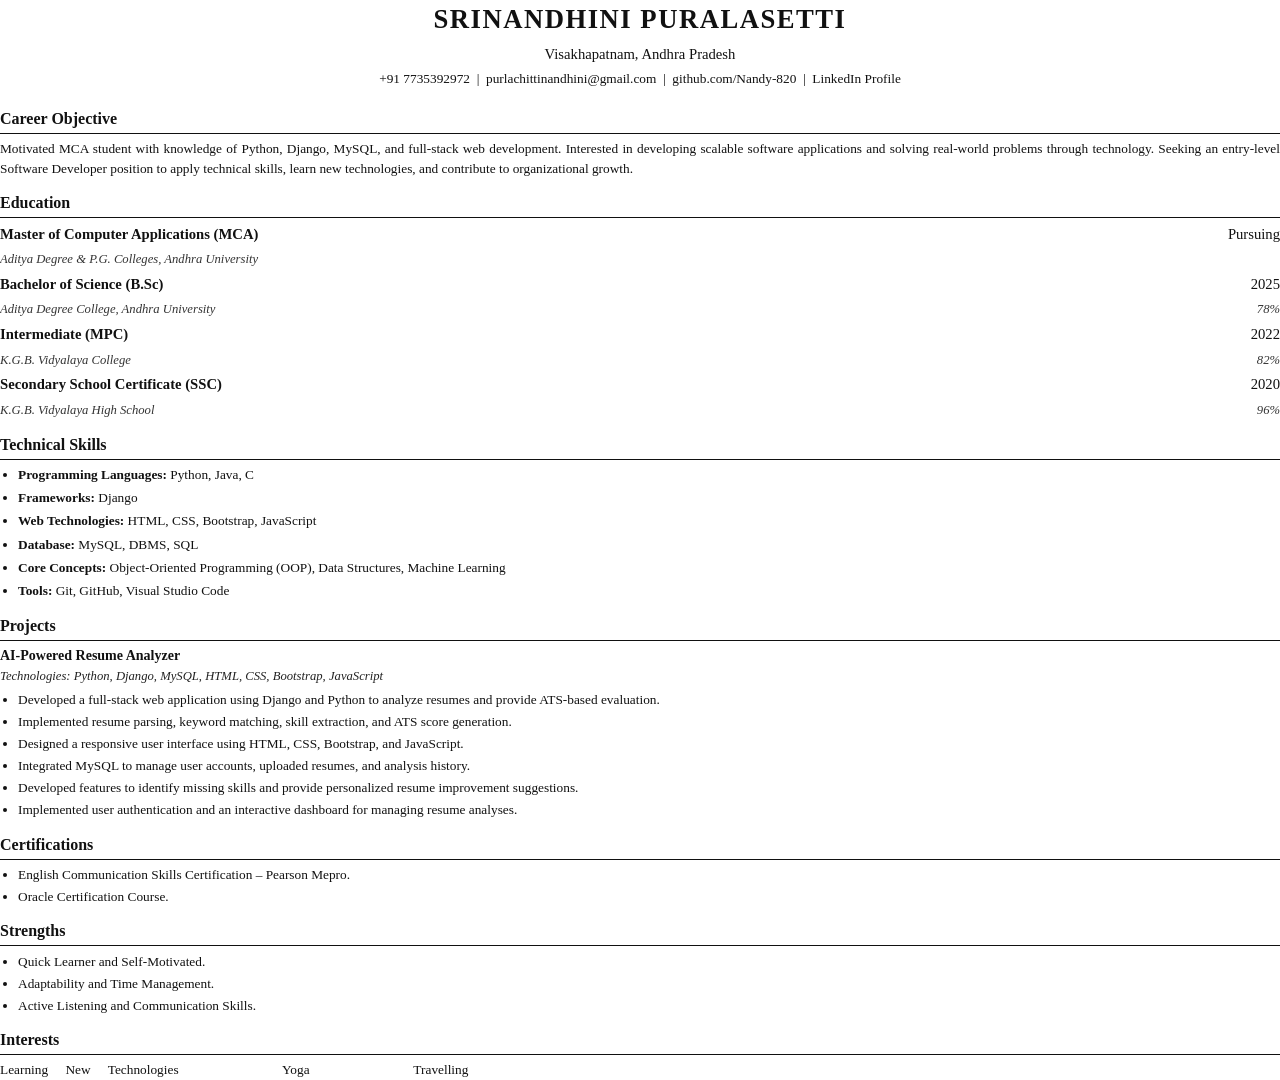
<file: resume.html>
<!DOCTYPE html>
<html lang="en">
<head>
  <meta charset="UTF-8">
  <title>Srinandhini Puralasetti - Resume</title>
  <style>
    @page {
      size: A4;
      margin: 18mm 20mm 18mm 20mm;
    }
    * {
      box-sizing: border-box;
      margin: 0;
      padding: 0;
    }
    body {
      font-family: 'Times New Roman', Times, serif;
      color: #111;
      line-height: 1.45;
      font-size: 11pt;
      background: #fff;
    }
    .header {
      text-align: center;
      margin-bottom: 14pt;
    }
    .header h1 {
      font-size: 20pt;
      letter-spacing: 1.5px;
      font-weight: bold;
      text-transform: uppercase;
      margin-bottom: 4pt;
    }
    .header .location {
      font-size: 11pt;
      margin-bottom: 3pt;
    }
    .header .contact-links {
      font-size: 10pt;
    }
    .header .contact-links a {
      color: #111;
      text-decoration: none;
    }
    .section-title {
      font-size: 12pt;
      font-weight: bold;
      margin-top: 10pt;
      margin-bottom: 4pt;
      border-bottom: 1px solid #111;
      padding-bottom: 2pt;
      text-transform: capitalize;
    }
    p.objective {
      font-size: 10pt;
      text-align: justify;
      margin-bottom: 6pt;
    }
    .edu-table {
      width: 100%;
      border-collapse: collapse;
      margin-bottom: 6pt;
      font-size: 10pt;
    }
    .edu-row {
      display: flex;
      justify-content: space-between;
      margin-bottom: 4pt;
    }
    .edu-left {
      font-weight: bold;
    }
    .edu-sub {
      display: flex;
      justify-content: space-between;
      font-style: italic;
      color: #333;
      margin-bottom: 4pt;
      font-size: 9.5pt;
    }
    ul {
      margin-left: 18px;
      margin-bottom: 6pt;
    }
    li {
      font-size: 10pt;
      margin-bottom: 2pt;
    }
    .skills-list li {
      margin-bottom: 3pt;
    }
    .bold {
      font-weight: bold;
    }
    .project-header {
      display: flex;
      justify-content: space-between;
      font-weight: bold;
      font-size: 10.5pt;
      margin-top: 4pt;
    }
    .project-tech {
      font-style: italic;
      font-size: 9.5pt;
      margin-bottom: 4pt;
      color: #222;
    }
    .interests-line {
      font-size: 10pt;
      margin-top: 4pt;
      word-spacing: 14px;
    }
  </style>
</head>
<body>
  <div class="header">
    <h1>SRINANDHINI PURALASETTI</h1>
    <div class="location">Visakhapatnam, Andhra Pradesh</div>
    <div class="contact-links">
      +91 7735392972 &nbsp;|&nbsp; 
      <a href="mailto:purlachittinandhini@gmail.com">purlachittinandhini@gmail.com</a> &nbsp;|&nbsp; 
      <a href="https://github.com/Nandy-820">github.com/Nandy-820</a> &nbsp;|&nbsp; 
      LinkedIn Profile
    </div>
  </div>

  <div class="section-title">Career Objective</div>
  <p class="objective">
    Motivated MCA student with knowledge of Python, Django, MySQL, and full-stack web development. Interested in developing scalable software applications and solving real-world problems through technology. Seeking an entry-level Software Developer position to apply technical skills, learn new technologies, and contribute to organizational growth.
  </p>

  <div class="section-title">Education</div>
  <div class="edu-row">
    <span class="edu-left">Master of Computer Applications (MCA)</span>
    <span>Pursuing</span>
  </div>
  <div class="edu-sub">
    <span>Aditya Degree & P.G. Colleges, Andhra University</span>
    <span></span>
  </div>

  <div class="edu-row">
    <span class="edu-left">Bachelor of Science (B.Sc)</span>
    <span>2025</span>
  </div>
  <div class="edu-sub">
    <span>Aditya Degree College, Andhra University</span>
    <span>78%</span>
  </div>

  <div class="edu-row">
    <span class="edu-left">Intermediate (MPC)</span>
    <span>2022</span>
  </div>
  <div class="edu-sub">
    <span>K.G.B. Vidyalaya College</span>
    <span>82%</span>
  </div>

  <div class="edu-row">
    <span class="edu-left">Secondary School Certificate (SSC)</span>
    <span>2020</span>
  </div>
  <div class="edu-sub">
    <span>K.G.B. Vidyalaya High School</span>
    <span>96%</span>
  </div>

  <div class="section-title">Technical Skills</div>
  <ul class="skills-list">
    <li><span class="bold">Programming Languages:</span> Python, Java, C</li>
    <li><span class="bold">Frameworks:</span> Django</li>
    <li><span class="bold">Web Technologies:</span> HTML, CSS, Bootstrap, JavaScript</li>
    <li><span class="bold">Database:</span> MySQL, DBMS, SQL</li>
    <li><span class="bold">Core Concepts:</span> Object-Oriented Programming (OOP), Data Structures, Machine Learning</li>
    <li><span class="bold">Tools:</span> Git, GitHub, Visual Studio Code</li>
  </ul>

  <div class="section-title">Projects</div>
  <div class="project-header">AI-Powered Resume Analyzer</div>
  <div class="project-tech">Technologies: Python, Django, MySQL, HTML, CSS, Bootstrap, JavaScript</div>
  <ul>
    <li>Developed a full-stack web application using Django and Python to analyze resumes and provide ATS-based evaluation.</li>
    <li>Implemented resume parsing, keyword matching, skill extraction, and ATS score generation.</li>
    <li>Designed a responsive user interface using HTML, CSS, Bootstrap, and JavaScript.</li>
    <li>Integrated MySQL to manage user accounts, uploaded resumes, and analysis history.</li>
    <li>Developed features to identify missing skills and provide personalized resume improvement suggestions.</li>
    <li>Implemented user authentication and an interactive dashboard for managing resume analyses.</li>
  </ul>

  <div class="section-title">Certifications</div>
  <ul>
    <li>English Communication Skills Certification &ndash; Pearson Mepro.</li>
    <li>Oracle Certification Course.</li>
  </ul>

  <div class="section-title">Strengths</div>
  <ul>
    <li>Quick Learner and Self-Motivated.</li>
    <li>Adaptability and Time Management.</li>
    <li>Active Listening and Communication Skills.</li>
  </ul>

  <div class="section-title">Interests</div>
  <div class="interests-line">
    Learning New Technologies &nbsp;&nbsp;&nbsp;&nbsp; Yoga &nbsp;&nbsp;&nbsp;&nbsp; Travelling
  </div>
</body>
</html>
</file>
<file: style.css>
/* ==========================================================================
   PORTFOLIO STYLESHEET
   Candidate: Srinandhini Puralasetti
   Theme: Luxury Dark Navy & Elegant Gold
   Colors: Primary #0B1630 | Secondary #142B50 | Accent #D4AF37
   ========================================================================== */

/* --------------------------------------------------------------------------
   1. CSS VARIABLES & DESIGN TOKENS
   -------------------------------------------------------------------------- */
:root {
  /* Core Palette */
  --color-bg-deep: #060c1c;
  --color-bg-primary: #0B1630;
  --color-bg-secondary: #142B50;
  --color-bg-card: rgba(20, 43, 80, 0.45);
  --color-bg-card-hover: rgba(20, 43, 80, 0.75);
  --color-bg-glass: rgba(11, 22, 48, 0.85);

  /* Accent Gold */
  --color-gold: #D4AF37;
  --color-gold-hover: #F3E5AB;
  --color-gold-dark: #aa8822;
  --color-gold-glow: rgba(212, 175, 55, 0.25);
  --color-gold-subtle: rgba(212, 175, 55, 0.12);

  /* Tech Blue Accents */
  --color-blue-accent: #38bdf8;
  --color-blue-soft: rgba(56, 189, 248, 0.15);

  /* Typography Colors */
  --text-pure: #ffffff;
  --text-primary: #f8fafc;
  --text-secondary: #94a3b8;
  --text-muted: #64748b;

  /* Borders & Shadows */
  --border-subtle: rgba(212, 175, 55, 0.15);
  --border-card: rgba(212, 175, 55, 0.22);
  --border-hover: rgba(212, 175, 55, 0.55);
  
  --shadow-sm: 0 4px 12px rgba(0, 0, 0, 0.35);
  --shadow-md: 0 10px 30px rgba(0, 0, 0, 0.5);
  --shadow-gold: 0 8px 32px rgba(212, 175, 55, 0.18);
  --shadow-gold-lg: 0 16px 48px rgba(212, 175, 55, 0.28);

  /* Fonts */
  --font-body: 'Inter', -apple-system, BlinkMacSystemFont, 'Segoe UI', Roboto, sans-serif;
  --font-heading: 'Poppins', -apple-system, BlinkMacSystemFont, sans-serif;

  /* Transitions */
  --transition-fast: 0.2s cubic-bezier(0.16, 1, 0.3, 1);
  --transition-normal: 0.35s cubic-bezier(0.16, 1, 0.3, 1);
  --transition-slow: 0.6s cubic-bezier(0.16, 1, 0.3, 1);

  /* Layout */
  --header-height: 80px;
  --container-max: 1200px;
}

/* --------------------------------------------------------------------------
   2. GLOBAL RESET & BASE STYLES
   -------------------------------------------------------------------------- */
*, *::before, *::after {
  box-sizing: border-box;
  margin: 0;
  padding: 0;
}

html {
  scroll-behavior: smooth;
  font-size: 16px;
  text-size-adjust: 100%;
}

body {
  font-family: var(--font-body);
  background-color: var(--color-bg-deep);
  background-image: 
    radial-gradient(circle at 15% 15%, rgba(20, 43, 80, 0.45) 0%, transparent 45%),
    radial-gradient(circle at 85% 75%, rgba(212, 175, 55, 0.08) 0%, transparent 40%),
    linear-gradient(180deg, var(--color-bg-deep) 0%, var(--color-bg-primary) 50%, var(--color-bg-deep) 100%);
  background-attachment: fixed;
  color: var(--text-primary);
  line-height: 1.65;
  overflow-x: hidden;
  position: relative;
  min-height: 100vh;
}

/* Custom Scrollbar */
::-webkit-scrollbar {
  width: 10px;
}
::-webkit-scrollbar-track {
  background: var(--color-bg-deep);
}
::-webkit-scrollbar-thumb {
  background: var(--color-bg-secondary);
  border: 2px solid var(--color-bg-deep);
  border-radius: 5px;
}
::-webkit-scrollbar-thumb:hover {
  background: var(--color-gold);
}

/* Canvas Particle Ambient Layer */
.ambient-canvas {
  position: fixed;
  top: 0;
  left: 0;
  width: 100%;
  height: 100%;
  pointer-events: none;
  z-index: 0;
  opacity: 0.65;
}

/* Container */
.container {
  width: 100%;
  max-width: var(--container-max);
  margin-left: auto;
  margin-right: auto;
  padding-left: 1.5rem;
  padding-right: 1.5rem;
  position: relative;
  z-index: 1;
}

/* Section Spacing */
.section {
  padding: 6.5rem 0;
  position: relative;
}

/* Headings */
h1, h2, h3, h4, h5, h6 {
  font-family: var(--font-heading);
  color: var(--text-pure);
  font-weight: 700;
  line-height: 1.25;
}

p {
  color: var(--text-secondary);
  font-size: 1rem;
}

a {
  color: inherit;
  text-decoration: none;
  transition: color var(--transition-fast);
}

ul {
  list-style: none;
}

img, svg {
  display: block;
  max-width: 100%;
}

button, input, textarea, select {
  font: inherit;
}

/* --------------------------------------------------------------------------
   3. PRELOADER & CUSTOM CURSOR
   -------------------------------------------------------------------------- */
.preloader {
  position: fixed;
  inset: 0;
  background-color: var(--color-bg-deep);
  z-index: 9999;
  display: flex;
  align-items: center;
  justify-content: center;
  transition: opacity 0.6s ease, visibility 0.6s ease;
}

.preloader.fade-out {
  opacity: 0;
  visibility: hidden;
}

.preloader-content {
  text-align: center;
}

.preloader-spinner {
  position: relative;
  width: 80px;
  height: 80px;
  margin: 0 auto 1.5rem;
}

.spinner-ring {
  position: absolute;
  inset: 0;
  border-radius: 50%;
  border: 3px solid rgba(212, 175, 55, 0.15);
  border-top-color: var(--color-gold);
  border-right-color: var(--color-gold);
  animation: spin 1.2s linear infinite;
}

.spinner-core {
  position: absolute;
  inset: 0;
  display: flex;
  align-items: center;
  justify-content: center;
  font-family: var(--font-heading);
  font-weight: 800;
  font-size: 1.4rem;
  color: var(--color-gold);
  letter-spacing: 1px;
}

.preloader-text {
  font-size: 0.95rem;
  letter-spacing: 2px;
  text-transform: uppercase;
  color: var(--text-secondary);
  font-weight: 500;
}

@keyframes spin {
  to { transform: rotate(360deg); }
}

/* Custom Cursor (Fine Pointers Only) */
@media (hover: hover) and (pointer: fine) {
  .cursor-dot {
    position: fixed;
    top: 0;
    left: 0;
    width: 6px;
    height: 6px;
    background-color: var(--color-gold);
    border-radius: 50%;
    pointer-events: none;
    z-index: 10000;
    transform: translate(-50%, -50%);
    transition: opacity 0.3s ease;
  }

  .cursor-outline {
    position: fixed;
    top: 0;
    left: 0;
    width: 34px;
    height: 34px;
    border: 1.5px solid rgba(212, 175, 55, 0.65);
    border-radius: 50%;
    pointer-events: none;
    z-index: 9999;
    transform: translate(-50%, -50%);
    transition: width 0.25s ease, height 0.25s ease, background-color 0.25s ease, border-color 0.25s ease;
  }

  body.cursor-hover .cursor-outline {
    width: 50px;
    height: 50px;
    background-color: rgba(212, 175, 55, 0.1);
    border-color: var(--color-gold);
  }
}

@media (hover: none), (pointer: coarse) {
  .cursor-dot, .cursor-outline {
    display: none !important;
  }
}

/* --------------------------------------------------------------------------
   4. NAVIGATION BAR (STICKY TRANSPARENT -> SOLID GLASS)
   -------------------------------------------------------------------------- */
.site-header {
  position: fixed;
  top: 0;
  left: 0;
  width: 100%;
  height: var(--header-height);
  z-index: 1000;
  transition: background-color var(--transition-normal), backdrop-filter var(--transition-normal), border-bottom var(--transition-normal), height var(--transition-normal);
  background-color: transparent;
}

.site-header.scrolled {
  background-color: rgba(11, 22, 48, 0.92);
  backdrop-filter: blur(14px);
  -webkit-backdrop-filter: blur(14px);
  border-bottom: 1px solid var(--border-subtle);
  height: 70px;
  box-shadow: 0 4px 20px rgba(0, 0, 0, 0.45);
}

.navbar {
  display: flex;
  align-items: center;
  justify-content: space-between;
  height: 100%;
}

/* Brand Logo */
.brand-logo {
  font-family: var(--font-heading);
  font-size: 1.35rem;
  font-weight: 700;
  color: var(--text-pure);
  display: flex;
  align-items: center;
  gap: 2px;
  letter-spacing: 0.5px;
}

.brand-code {
  color: var(--color-gold);
  font-weight: 600;
}

.brand-dot {
  color: var(--color-gold);
}

.brand-logo:hover .brand-name {
  color: var(--color-gold);
  transition: color var(--transition-fast);
}

/* Navigation Links */
.nav-menu {
  display: flex;
  align-items: center;
  gap: 1.8rem;
}

.nav-link {
  font-size: 0.95rem;
  font-weight: 500;
  color: var(--text-secondary);
  position: relative;
  padding: 0.5rem 0;
  transition: color var(--transition-fast);
}

.nav-link::after {
  content: '';
  position: absolute;
  bottom: 0;
  left: 0;
  width: 0;
  height: 2px;
  background: linear-gradient(90deg, var(--color-gold), transparent);
  transition: width var(--transition-normal);
}

.nav-link:hover,
.nav-link.active {
  color: var(--color-gold);
}

.nav-link:hover::after,
.nav-link.active::after {
  width: 100%;
}

.btn-nav-resume {
  padding: 0.55rem 1.25rem;
  font-size: 0.88rem;
  font-weight: 600;
  background: rgba(212, 175, 55, 0.12);
  border: 1px solid var(--color-gold);
  color: var(--color-gold);
  border-radius: 6px;
  display: inline-flex;
  align-items: center;
  gap: 0.5rem;
  transition: all var(--transition-fast);
}

.btn-nav-resume:hover {
  background: var(--color-gold);
  color: var(--color-bg-deep);
  box-shadow: 0 0 16px var(--color-gold-glow);
  transform: translateY(-1px);
}

/* Mobile Toggle */
.nav-toggle {
  display: none;
  background: none;
  border: none;
  cursor: pointer;
  padding: 0.5rem;
  flex-direction: column;
  gap: 5px;
  z-index: 1001;
}

.nav-toggle .bar {
  width: 26px;
  height: 2px;
  background-color: var(--text-pure);
  border-radius: 2px;
  transition: all 0.3s ease-in-out;
}

.nav-toggle.active .bar:nth-child(1) {
  transform: translateY(7px) rotate(45deg);
  background-color: var(--color-gold);
}
.nav-toggle.active .bar:nth-child(2) {
  opacity: 0;
}
.nav-toggle.active .bar:nth-child(3) {
  transform: translateY(-7px) rotate(-45deg);
  background-color: var(--color-gold);
}

/* --------------------------------------------------------------------------
   5. BUTTONS & UI COMPONENTS
   -------------------------------------------------------------------------- */
.btn {
  display: inline-flex;
  align-items: center;
  justify-content: center;
  gap: 0.65rem;
  font-family: var(--font-heading);
  font-size: 0.95rem;
  font-weight: 600;
  padding: 0.85rem 1.85rem;
  border-radius: 8px;
  cursor: pointer;
  transition: all var(--transition-fast);
  border: none;
  text-align: center;
  white-space: nowrap;
}

.btn-primary {
  background: linear-gradient(135deg, #E5C158 0%, #D4AF37 50%, #B8972E 100%);
  color: #070d1e;
  box-shadow: 0 4px 18px rgba(212, 175, 55, 0.35);
  font-weight: 700;
}

.btn-primary:hover {
  transform: translateY(-2px);
  box-shadow: 0 6px 24px rgba(212, 175, 55, 0.5);
  filter: brightness(1.06);
}

.btn-secondary {
  background: rgba(20, 43, 80, 0.85);
  color: var(--text-pure);
  border: 1px solid var(--border-card);
  backdrop-filter: blur(8px);
}

.btn-secondary:hover {
  background: rgba(20, 43, 80, 1);
  border-color: var(--color-gold);
  color: var(--color-gold);
  transform: translateY(-2px);
  box-shadow: 0 4px 20px rgba(0, 0, 0, 0.4);
}

.btn-outline {
  background: transparent;
  color: var(--color-gold);
  border: 1px solid var(--color-gold);
}

.btn-outline:hover {
  background: rgba(212, 175, 55, 0.12);
  color: var(--color-gold-hover);
  transform: translateY(-2px);
}

/* Section Header Shared */
.section-header {
  text-align: center;
  margin-bottom: 4rem;
}

.section-tag {
  display: inline-flex;
  align-items: center;
  gap: 0.4rem;
  font-size: 0.82rem;
  font-family: var(--font-heading);
  font-weight: 600;
  text-transform: uppercase;
  letter-spacing: 2px;
  color: var(--color-gold);
  background: var(--color-gold-subtle);
  border: 1px solid var(--border-subtle);
  padding: 0.35rem 1rem;
  border-radius: 50px;
  margin-bottom: 0.85rem;
}

.section-title {
  font-size: 2.5rem;
  margin-bottom: 0.75rem;
  letter-spacing: -0.5px;
}

.section-line {
  width: 60px;
  height: 3px;
  background: linear-gradient(90deg, transparent, var(--color-gold), transparent);
  margin: 0 auto 1.25rem;
  border-radius: 2px;
}

.section-subtitle {
  max-width: 640px;
  margin: 0 auto;
  font-size: 1.05rem;
  color: var(--text-secondary);
}

/* --------------------------------------------------------------------------
   6. SECTION 1: HERO / LANDING PAGE
   -------------------------------------------------------------------------- */
.hero-section {
  min-height: min(100vh, 920px);
  min-height: min(100dvh, 920px);
  display: flex;
  flex-direction: column;
  justify-content: center;
  position: relative;
  padding-top: calc(var(--header-height) + 1.5rem);
  padding-bottom: 3.5rem;
}

.hero-container {
  display: grid;
  grid-template-columns: 1.2fr 0.8fr;
  align-items: center;
  gap: 3.5rem;
}

/* Status Pill */
.hero-status-pill {
  display: inline-flex;
  align-items: center;
  gap: 0.65rem;
  background: rgba(20, 43, 80, 0.7);
  border: 1px solid var(--border-subtle);
  border-radius: 50px;
  padding: 0.45rem 1.2rem;
  font-size: 0.85rem;
  font-weight: 500;
  color: var(--text-primary);
  margin-bottom: 1.5rem;
  box-shadow: 0 4px 15px rgba(0, 0, 0, 0.25);
}

.status-indicator {
  width: 8px;
  height: 8px;
  background-color: #22c55e;
  border-radius: 50%;
  box-shadow: 0 0 10px #22c55e;
  animation: pulse-green 2s infinite;
}

@keyframes pulse-green {
  0% { transform: scale(0.95); box-shadow: 0 0 0 0 rgba(34, 197, 94, 0.7); }
  70% { transform: scale(1); box-shadow: 0 0 0 8px rgba(34, 197, 94, 0); }
  100% { transform: scale(0.95); box-shadow: 0 0 0 0 rgba(34, 197, 94, 0); }
}

/* Hero Typography */
.hero-greeting-title {
  font-size: 3.2rem;
  font-weight: 800;
  line-height: 1.15;
  margin-bottom: 0.85rem;
  letter-spacing: -1px;
}

.greeting-pre {
  display: block;
  font-size: 1.75rem;
  font-weight: 500;
  color: var(--text-secondary);
  letter-spacing: 0;
  margin-bottom: 0.2rem;
}

.hero-full-name {
  background: linear-gradient(135deg, #ffffff 0%, #F3E5AB 60%, #D4AF37 100%);
  -webkit-background-clip: text;
  -webkit-text-fill-color: transparent;
  display: inline-block;
}

.hero-headline {
  font-size: 1.35rem;
  font-weight: 600;
  color: var(--color-blue-accent);
  margin-bottom: 1.25rem;
  line-height: 1.4;
}

/* Typing text */
.hero-typing-wrapper {
  display: flex;
  align-items: center;
  font-family: var(--font-heading);
  font-size: 1.25rem;
  font-weight: 600;
  color: var(--text-primary);
  margin-bottom: 1.5rem;
  min-height: 2rem;
}

.typing-label {
  color: var(--text-muted);
  font-weight: 400;
  margin-right: 0.5rem;
}

.typing-dynamic {
  color: var(--color-gold);
}

.typing-cursor {
  color: var(--color-gold);
  font-weight: 300;
  animation: blink 0.8s infinite;
  margin-left: 2px;
}

@keyframes blink {
  0%, 100% { opacity: 1; }
  50% { opacity: 0; }
}

.hero-summary {
  font-size: 1.05rem;
  color: var(--text-secondary);
  line-height: 1.7;
  margin-bottom: 2.2rem;
  max-width: 580px;
}

/* Hero Buttons */
.hero-actions {
  display: flex;
  align-items: center;
  gap: 1.25rem;
  margin-bottom: 2.5rem;
  flex-wrap: wrap;
}

/* Socials Row */
.hero-socials {
  display: flex;
  align-items: center;
  gap: 1rem;
}

.socials-label {
  font-size: 0.9rem;
  font-weight: 500;
  color: var(--text-muted);
}

.social-links-row {
  display: flex;
  align-items: center;
  gap: 0.75rem;
}

.social-icon {
  width: 42px;
  height: 42px;
  border-radius: 50%;
  background: rgba(20, 43, 80, 0.6);
  border: 1px solid var(--border-subtle);
  display: flex;
  align-items: center;
  justify-content: center;
  color: var(--text-secondary);
  font-size: 1.1rem;
  transition: all var(--transition-fast);
}

.social-icon:hover {
  background: var(--color-gold-subtle);
  border-color: var(--color-gold);
  color: var(--color-gold);
  transform: translateY(-3px);
  box-shadow: 0 4px 15px var(--color-gold-glow);
}

/* Hero Visual Art Card */
.hero-visual {
  display: flex;
  align-items: center;
  justify-content: center;
  position: relative;
}

.profile-card-art {
  position: relative;
  width: 380px;
  height: 420px;
  background: linear-gradient(145deg, rgba(20, 43, 80, 0.65) 0%, rgba(11, 22, 48, 0.85) 100%);
  border: 1px solid var(--border-card);
  border-radius: 24px;
  padding: 2.5rem 2rem;
  display: flex;
  flex-direction: column;
  align-items: center;
  justify-content: center;
  backdrop-filter: blur(12px);
  box-shadow: var(--shadow-md), inset 0 1px 0 rgba(212, 175, 55, 0.2);
}

/* Glow Orbs */
.glow-orb {
  position: absolute;
  border-radius: 50%;
  filter: blur(60px);
  pointer-events: none;
  z-index: -1;
}

.glow-orb-1 {
  width: 220px;
  height: 220px;
  background: rgba(212, 175, 55, 0.15);
  top: -20px;
  right: -20px;
}

.glow-orb-2 {
  width: 200px;
  height: 200px;
  background: rgba(56, 189, 248, 0.18);
  bottom: -20px;
  left: -20px;
}

/* Avatar Frame */
.avatar-frame {
  position: relative;
  width: 170px;
  height: 170px;
  margin-bottom: 1.5rem;
}

.avatar-ring-outer {
  position: absolute;
  inset: -6px;
  border-radius: 50%;
  border: 2px dashed rgba(212, 175, 55, 0.4);
  animation: rotateClockwise 25s linear infinite;
}

.avatar-ring-inner {
  position: absolute;
  inset: -1px;
  border-radius: 50%;
  border: 2px solid var(--color-gold);
  box-shadow: 0 0 20px var(--color-gold-glow);
}

@keyframes rotateClockwise {
  to { transform: rotate(360deg); }
}

.avatar-inner {
  position: absolute;
  inset: 6px;
  border-radius: 50%;
  overflow: hidden;
  background: linear-gradient(135deg, #142B50 0%, #0B1630 100%);
  display: flex;
  align-items: center;
  justify-content: center;
  border: 1px solid rgba(212, 175, 55, 0.4);
  box-shadow: inset 0 2px 10px rgba(0, 0, 0, 0.6);
}

.profile-photo {
  width: 100%;
  height: 100%;
  object-fit: cover;
  object-position: center 20%;
  transition: transform var(--transition-normal);
}

.avatar-frame:hover .profile-photo {
  transform: scale(1.08);
}

.dev-badge-icon {
  font-size: 1.35rem;
  color: var(--color-gold);
  margin-bottom: 2px;
}

.dev-initials {
  font-family: var(--font-heading);
  font-size: 2.4rem;
  font-weight: 800;
  letter-spacing: 2px;
  color: #ffffff;
  text-shadow: 0 2px 8px rgba(0, 0, 0, 0.5);
}

.dev-subtext {
  font-size: 0.75rem;
  text-transform: uppercase;
  letter-spacing: 1.5px;
  color: var(--color-gold);
  font-weight: 600;
}

/* Floating Pills */
.floating-pill {
  position: absolute;
  display: flex;
  align-items: center;
  gap: 0.5rem;
  padding: 0.55rem 1rem;
  background: rgba(11, 22, 48, 0.88);
  border: 1px solid var(--border-card);
  border-radius: 50px;
  font-size: 0.82rem;
  font-weight: 600;
  color: var(--text-primary);
  backdrop-filter: blur(10px);
  box-shadow: var(--shadow-sm);
  white-space: nowrap;
}

.float-1 {
  top: 15%;
  left: -25px;
  animation: floatSlow 5s ease-in-out infinite alternate;
}

.float-2 {
  bottom: 22%;
  right: -25px;
  animation: floatSlow 6s ease-in-out infinite alternate-reverse;
}

.float-3 {
  top: 60%;
  left: -35px;
  animation: floatSlow 5.5s ease-in-out infinite alternate;
}

@keyframes floatSlow {
  0% { transform: translateY(0); }
  100% { transform: translateY(-10px); }
}

.profile-location-chip {
  display: flex;
  align-items: center;
  gap: 0.45rem;
  font-size: 0.82rem;
  color: var(--text-secondary);
  background: rgba(20, 43, 80, 0.4);
  padding: 0.35rem 0.9rem;
  border-radius: 50px;
  border: 1px solid rgba(255, 255, 255, 0.08);
}

.profile-location-chip i {
  color: #ef4444;
}

/* Scroll Down Prompt */
.hero-scroll-indicator {
  position: absolute;
  bottom: 1.5rem;
  left: 50%;
  transform: translateX(-50%);
  display: flex;
  flex-direction: column;
  align-items: center;
  gap: 0.5rem;
  color: var(--text-muted);
  font-size: 0.78rem;
  text-transform: uppercase;
  letter-spacing: 1.5px;
  transition: color var(--transition-fast);
}

.hero-scroll-indicator:hover {
  color: var(--color-gold);
}

.mouse-icon {
  width: 22px;
  height: 36px;
  border: 2px solid var(--text-muted);
  border-radius: 12px;
  display: flex;
  justify-content: center;
  padding-top: 6px;
}

.mouse-icon .wheel {
  width: 3px;
  height: 6px;
  background-color: var(--color-gold);
  border-radius: 2px;
  animation: scrollWheel 2s infinite;
}

@keyframes scrollWheel {
  0% { transform: translateY(0); opacity: 1; }
  100% { transform: translateY(12px); opacity: 0; }
}

/* --------------------------------------------------------------------------
   7. SECTION 2: ABOUT ME
   -------------------------------------------------------------------------- */
.about-grid {
  display: grid;
  grid-template-columns: 0.9fr 1.1fr;
  gap: 3.5rem;
  align-items: start;
}

/* Left Box */
.profile-highlight-box {
  background: var(--color-bg-card);
  border: 1px solid var(--border-card);
  border-radius: 20px;
  padding: 2.2rem;
  backdrop-filter: blur(12px);
  box-shadow: var(--shadow-sm);
  position: sticky;
  top: 100px;
}

.profile-meta-top {
  display: flex;
  align-items: center;
  gap: 1.25rem;
  padding-bottom: 1.75rem;
  border-bottom: 1px solid var(--border-subtle);
  margin-bottom: 1.75rem;
}

.meta-avatar {
  width: 60px;
  height: 60px;
  border-radius: 14px;
  background: linear-gradient(135deg, var(--color-bg-secondary), var(--color-gold-dark));
  border: 2px solid var(--color-gold);
  overflow: hidden;
  display: flex;
  align-items: center;
  justify-content: center;
  box-shadow: 0 4px 15px var(--color-gold-glow);
  flex-shrink: 0;
}

.meta-photo {
  width: 100%;
  height: 100%;
  object-fit: cover;
  object-position: center 20%;
}

.meta-name {
  font-size: 1.25rem;
  margin-bottom: 0.2rem;
}

.meta-role {
  font-size: 0.88rem;
  color: var(--color-gold);
  font-weight: 500;
}

.about-stats-grid {
  display: grid;
  grid-template-columns: 1fr;
  gap: 1.1rem;
  margin-bottom: 1.75rem;
}

.stat-item {
  display: flex;
  align-items: center;
  gap: 1rem;
  padding: 0.85rem 1rem;
  background: rgba(11, 22, 48, 0.6);
  border: 1px solid rgba(255, 255, 255, 0.06);
  border-radius: 12px;
}

.stat-icon {
  width: 40px;
  height: 40px;
  border-radius: 10px;
  background: rgba(212, 175, 55, 0.1);
  color: var(--color-gold);
  display: flex;
  align-items: center;
  justify-content: center;
  font-size: 1.1rem;
  flex-shrink: 0;
}

.stat-value {
  display: block;
  font-family: var(--font-heading);
  font-size: 1rem;
  font-weight: 700;
  color: #ffffff;
}

.stat-label {
  font-size: 0.8rem;
  color: var(--text-secondary);
}

.about-badge-row {
  display: flex;
  flex-direction: column;
  gap: 0.6rem;
}

.mini-badge {
  display: flex;
  align-items: center;
  gap: 0.5rem;
  font-size: 0.82rem;
  color: var(--text-secondary);
}

.mini-badge i {
  color: var(--color-gold);
}

/* Right Content */
.about-lead {
  font-size: 1.45rem;
  line-height: 1.4;
  margin-bottom: 1.25rem;
  color: var(--text-pure);
}

.about-paragraph {
  font-size: 1.02rem;
  line-height: 1.75;
  color: var(--text-secondary);
  margin-bottom: 1.25rem;
}

.about-paragraph strong {
  color: var(--text-primary);
}

/* Four Pillars Grid */
.pillars-grid {
  display: grid;
  grid-template-columns: repeat(2, 1fr);
  gap: 1.25rem;
  margin: 2rem 0;
}

.pillar-card {
  background: rgba(20, 43, 80, 0.35);
  border: 1px solid var(--border-subtle);
  border-radius: 14px;
  padding: 1.25rem;
  display: flex;
  gap: 1rem;
  transition: all var(--transition-fast);
}

.pillar-card:hover {
  background: rgba(20, 43, 80, 0.65);
  border-color: var(--border-hover);
  transform: translateY(-2px);
  box-shadow: 0 6px 20px rgba(0, 0, 0, 0.3);
}

.pillar-icon {
  width: 42px;
  height: 42px;
  border-radius: 10px;
  background: rgba(212, 175, 55, 0.12);
  color: var(--color-gold);
  display: flex;
  align-items: center;
  justify-content: center;
  font-size: 1.15rem;
  flex-shrink: 0;
}

.pillar-title {
  font-size: 1rem;
  margin-bottom: 0.35rem;
}

.pillar-desc {
  font-size: 0.85rem;
  line-height: 1.5;
  color: var(--text-secondary);
}

.about-cta-row {
  display: flex;
  align-items: center;
  gap: 1.25rem;
  margin-top: 1rem;
  flex-wrap: wrap;
}

/* --------------------------------------------------------------------------
   8. SECTION 3: TECHNICAL SKILLS
   -------------------------------------------------------------------------- */
.skills-filter-tabs {
  display: flex;
  align-items: center;
  justify-content: center;
  gap: 0.75rem;
  margin-bottom: 3rem;
  flex-wrap: wrap;
}

.filter-btn {
  background: rgba(20, 43, 80, 0.5);
  border: 1px solid var(--border-subtle);
  color: var(--text-secondary);
  font-family: var(--font-heading);
  font-size: 0.88rem;
  font-weight: 500;
  padding: 0.6rem 1.35rem;
  border-radius: 50px;
  cursor: pointer;
  transition: all var(--transition-fast);
}

.filter-btn:hover {
  color: var(--color-gold);
  border-color: var(--border-card);
  background: rgba(20, 43, 80, 0.8);
}

.filter-btn.active {
  background: var(--color-gold);
  color: var(--color-bg-deep);
  border-color: var(--color-gold);
  font-weight: 600;
  box-shadow: 0 0 16px var(--color-gold-glow);
}

/* Skills Grid */
.skills-grid {
  display: grid;
  grid-template-columns: repeat(3, 1fr);
  gap: 1.85rem;
}

.skill-category-card {
  background: var(--color-bg-card);
  border: 1px solid var(--border-card);
  border-radius: 18px;
  padding: 1.85rem;
  backdrop-filter: blur(12px);
  box-shadow: var(--shadow-sm);
  transition: all var(--transition-normal);
  display: flex;
  flex-direction: column;
}

.skill-category-card:hover {
  background: var(--color-bg-card-hover);
  border-color: var(--border-hover);
  transform: translateY(-4px);
  box-shadow: var(--shadow-gold);
}

.category-header {
  display: flex;
  align-items: center;
  gap: 1rem;
  padding-bottom: 1.25rem;
  border-bottom: 1px solid var(--border-subtle);
  margin-bottom: 1.35rem;
}

.category-icon-box {
  width: 48px;
  height: 48px;
  border-radius: 12px;
  background: rgba(212, 175, 55, 0.12);
  border: 1px solid var(--border-subtle);
  color: var(--color-gold);
  display: flex;
  align-items: center;
  justify-content: center;
  font-size: 1.3rem;
  flex-shrink: 0;
}

.category-title {
  font-size: 1.15rem;
  margin-bottom: 0.15rem;
}

.category-subtitle {
  font-size: 0.78rem;
  color: var(--text-muted);
  text-transform: uppercase;
  letter-spacing: 0.5px;
}

.skill-tags-list {
  display: flex;
  flex-direction: column;
  gap: 0.9rem;
  flex-grow: 1;
}

.skill-pill {
  display: flex;
  align-items: center;
  gap: 0.9rem;
  padding: 0.75rem 1rem;
  background: rgba(11, 22, 48, 0.65);
  border: 1px solid rgba(255, 255, 255, 0.05);
  border-radius: 10px;
  transition: all var(--transition-fast);
}

.skill-pill:hover {
  background: rgba(20, 43, 80, 0.85);
  border-color: var(--border-subtle);
  transform: translateX(4px);
}

.skill-pill i {
  font-size: 1.4rem;
  width: 24px;
  text-align: center;
  flex-shrink: 0;
}

.pill-info {
  display: flex;
  flex-direction: column;
}

.pill-name {
  font-family: var(--font-heading);
  font-size: 0.92rem;
  font-weight: 600;
  color: #ffffff;
}

.pill-role {
  font-size: 0.75rem;
  color: var(--text-secondary);
}

/* --------------------------------------------------------------------------
   9. SECTION 4: FEATURED PROJECTS (MASTER SHOWCASE)
   -------------------------------------------------------------------------- */
.master-project-card {
  background: linear-gradient(145deg, rgba(20, 43, 80, 0.5) 0%, rgba(11, 22, 48, 0.85) 100%);
  border: 1px solid var(--border-card);
  border-radius: 24px;
  overflow: hidden;
  backdrop-filter: blur(14px);
  box-shadow: var(--shadow-md);
  transition: border-color var(--transition-normal);
}

.master-project-card:hover {
  border-color: var(--border-hover);
}

.project-header-bar {
  display: flex;
  align-items: center;
  justify-content: space-between;
  padding: 1.25rem 2.5rem;
  background: rgba(11, 22, 48, 0.7);
  border-bottom: 1px solid var(--border-subtle);
  flex-wrap: wrap;
  gap: 1rem;
}

.badge-featured {
  display: inline-flex;
  align-items: center;
  gap: 0.5rem;
  font-family: var(--font-heading);
  font-size: 0.85rem;
  font-weight: 700;
  text-transform: uppercase;
  letter-spacing: 1.5px;
  color: var(--color-gold);
}

.project-arch-tag {
  font-family: var(--font-body);
  font-size: 0.85rem;
  font-weight: 600;
  color: var(--color-blue-accent);
  display: flex;
  align-items: center;
  gap: 0.5rem;
}

.project-card-body {
  display: grid;
  grid-template-columns: 1.15fr 0.85fr;
  gap: 3rem;
  padding: 3rem 2.5rem;
  align-items: center;
}

.project-title {
  font-size: 2.1rem;
  margin-bottom: 0.85rem;
  letter-spacing: -0.5px;
}

.project-tagline {
  font-size: 1.05rem;
  line-height: 1.65;
  color: var(--text-secondary);
  margin-bottom: 1.75rem;
}

.project-tech-badges {
  display: flex;
  flex-wrap: wrap;
  gap: 0.6rem;
  margin-bottom: 2rem;
}

.tech-badge {
  display: inline-flex;
  align-items: center;
  gap: 0.45rem;
  font-size: 0.82rem;
  font-weight: 600;
  padding: 0.4rem 0.9rem;
  border-radius: 6px;
  background: rgba(20, 43, 80, 0.7);
  border: 1px solid var(--border-subtle);
  color: var(--text-primary);
}

.tech-badge i {
  color: var(--color-gold);
}

/* Feature Bullets */
.project-features-list {
  margin-bottom: 2rem;
}

.features-title {
  font-size: 1.05rem;
  margin-bottom: 0.85rem;
  color: var(--text-pure);
}

.feature-bullets {
  display: flex;
  flex-direction: column;
  gap: 0.85rem;
}

.feature-bullets li {
  display: flex;
  align-items: flex-start;
  gap: 0.75rem;
  font-size: 0.92rem;
  line-height: 1.55;
  color: var(--text-secondary);
}

.feature-bullets li i {
  color: var(--color-gold);
  margin-top: 3px;
  font-size: 0.95rem;
  flex-shrink: 0;
}

.feature-bullets li strong {
  color: var(--text-primary);
}

.project-action-buttons {
  display: flex;
  align-items: center;
  gap: 1.25rem;
  margin-bottom: 1.25rem;
  flex-wrap: wrap;
}

.project-disclaimer {
  display: flex;
  align-items: center;
  gap: 0.6rem;
  font-size: 0.82rem;
  color: var(--text-muted);
}

/* Right Mockup Window */
.ats-mockup-window {
  background: #081126;
  border: 1px solid var(--border-card);
  border-radius: 16px;
  overflow: hidden;
  box-shadow: 0 16px 40px rgba(0, 0, 0, 0.6);
}

.mockup-header-dots {
  display: flex;
  align-items: center;
  gap: 6px;
  padding: 0.75rem 1rem;
  background: #060c1c;
  border-bottom: 1px solid rgba(255, 255, 255, 0.06);
}

.dot {
  width: 10px;
  height: 10px;
  border-radius: 50%;
}
.dot-red { background: #ef4444; }
.dot-yellow { background: #f59e0b; }
.dot-green { background: #10b981; }

.mockup-title-bar {
  font-family: monospace;
  font-size: 0.75rem;
  color: var(--text-muted);
  margin-left: 0.5rem;
}

.mockup-screen-content {
  padding: 1.5rem;
}

/* Score Banner */
.mockup-score-banner {
  display: flex;
  align-items: center;
  gap: 1.25rem;
  background: rgba(20, 43, 80, 0.4);
  border: 1px solid var(--border-subtle);
  border-radius: 12px;
  padding: 1rem 1.25rem;
  margin-bottom: 1.25rem;
}

.score-circle-container {
  position: relative;
  width: 76px;
  height: 76px;
  flex-shrink: 0;
}

.score-svg {
  width: 100%;
  height: 100%;
  transform: rotate(-90deg);
}

.score-bg-circle {
  fill: none;
  stroke: rgba(255, 255, 255, 0.08);
  stroke-width: 8;
}

.score-prog-circle {
  fill: none;
  stroke: var(--color-gold);
  stroke-width: 8;
  stroke-dasharray: 264;
  stroke-dashoffset: 32; /* 88% */
  stroke-linecap: round;
  filter: drop-shadow(0 0 6px var(--color-gold-glow));
}

.score-number-box {
  position: absolute;
  inset: 0;
  display: flex;
  flex-direction: column;
  align-items: center;
  justify-content: center;
  line-height: 1;
}

.score-big {
  font-family: var(--font-heading);
  font-size: 1.45rem;
  font-weight: 800;
  color: #fff;
}

.score-unit {
  font-size: 0.65rem;
  color: var(--text-muted);
}

.score-status-badge {
  display: inline-block;
  font-size: 0.72rem;
  font-weight: 700;
  text-transform: uppercase;
  color: #10b981;
  background: rgba(16, 185, 129, 0.12);
  padding: 0.2rem 0.6rem;
  border-radius: 4px;
  margin-bottom: 0.3rem;
}

.score-heading {
  font-size: 1.05rem;
  margin-bottom: 0.15rem;
}

.score-desc {
  font-size: 0.78rem;
  color: var(--text-muted);
}

/* Metric Bars */
.mockup-metric-bars {
  display: flex;
  flex-direction: column;
  gap: 0.75rem;
  margin-bottom: 1.25rem;
}

.metric-row {
  display: flex;
  flex-direction: column;
  gap: 0.3rem;
}

.metric-label {
  display: flex;
  justify-content: space-between;
  font-size: 0.78rem;
  color: var(--text-secondary);
}

.progress-track {
  width: 100%;
  height: 6px;
  background: rgba(255, 255, 255, 0.08);
  border-radius: 3px;
  overflow: hidden;
}

.progress-fill {
  height: 100%;
  background: linear-gradient(90deg, var(--color-blue-accent), var(--color-gold));
  border-radius: 3px;
}

/* Tags in Mockup */
.mock-subtitle {
  display: block;
  font-size: 0.75rem;
  text-transform: uppercase;
  letter-spacing: 0.5px;
  color: var(--text-muted);
  margin-bottom: 0.5rem;
}

.mockup-tags-area {
  margin-bottom: 1rem;
}

.tag-chips, .rec-chips {
  display: flex;
  flex-wrap: wrap;
  gap: 0.45rem;
}

.chip {
  font-size: 0.75rem;
  font-weight: 600;
  padding: 0.25rem 0.65rem;
  border-radius: 4px;
}

.chip.matched {
  background: rgba(16, 185, 129, 0.12);
  color: #34d399;
  border: 1px solid rgba(16, 185, 129, 0.25);
}

.chip.gap {
  background: rgba(245, 158, 11, 0.12);
  color: #fbbf24;
  border: 1px solid rgba(245, 158, 11, 0.25);
}

/* --------------------------------------------------------------------------
   10. SECTION 5: EDUCATION (VERTICAL TIMELINE)
   -------------------------------------------------------------------------- */
.timeline-container {
  position: relative;
  max-width: 860px;
  margin: 0 auto;
  padding: 1rem 0;
}

.timeline-line {
  position: absolute;
  top: 0;
  bottom: 0;
  left: 28px;
  width: 3px;
  background: linear-gradient(180deg, var(--color-gold) 0%, rgba(20, 43, 80, 0.8) 100%);
  border-radius: 2px;
}

.timeline-item {
  position: relative;
  display: flex;
  align-items: flex-start;
  gap: 2rem;
  margin-bottom: 2.75rem;
}

.timeline-item:last-child {
  margin-bottom: 0;
}

.timeline-dot {
  width: 58px;
  height: 58px;
  border-radius: 50%;
  background: var(--color-bg-deep);
  border: 2px solid var(--color-gold);
  color: var(--color-gold);
  display: flex;
  align-items: center;
  justify-content: center;
  font-size: 1.25rem;
  flex-shrink: 0;
  z-index: 2;
  box-shadow: 0 0 16px var(--color-gold-glow);
  transition: transform var(--transition-fast);
}

.timeline-item:hover .timeline-dot {
  transform: scale(1.1);
  background: var(--color-gold);
  color: var(--color-bg-deep);
}

.timeline-content {
  background: var(--color-bg-card);
  border: 1px solid var(--border-card);
  border-radius: 18px;
  padding: 1.85rem 2rem;
  flex-grow: 1;
  backdrop-filter: blur(12px);
  box-shadow: var(--shadow-sm);
  transition: all var(--transition-normal);
}

.timeline-content:hover {
  background: var(--color-bg-card-hover);
  border-color: var(--border-hover);
  transform: translateX(6px);
  box-shadow: var(--shadow-gold);
}

.timeline-badge-row {
  display: flex;
  align-items: center;
  justify-content: space-between;
  margin-bottom: 0.75rem;
  flex-wrap: wrap;
  gap: 0.5rem;
}

.timeline-status-badge, .timeline-score-badge {
  font-family: var(--font-heading);
  font-size: 0.82rem;
  font-weight: 700;
  padding: 0.25rem 0.85rem;
  border-radius: 50px;
}

.status-pursuing {
  background: rgba(56, 189, 248, 0.15);
  color: var(--color-blue-accent);
  border: 1px solid rgba(56, 189, 248, 0.35);
}

.timeline-score-badge {
  background: var(--color-gold-subtle);
  color: var(--color-gold);
  border: 1px solid var(--border-subtle);
}

.timeline-score-badge.top-merit {
  background: rgba(212, 175, 55, 0.22);
  color: #fff;
  border-color: var(--color-gold);
  box-shadow: 0 0 12px var(--color-gold-glow);
}

.timeline-year {
  font-size: 0.85rem;
  font-weight: 500;
  color: var(--text-muted);
}

.degree-title {
  font-size: 1.35rem;
  margin-bottom: 0.35rem;
}

.institution-name {
  font-size: 1rem;
  font-weight: 500;
  color: var(--color-blue-accent);
  margin-bottom: 0.85rem;
}

.degree-desc {
  font-size: 0.95rem;
  line-height: 1.6;
  color: var(--text-secondary);
}

/* --------------------------------------------------------------------------
   11. SECTION 6: CERTIFICATIONS
   -------------------------------------------------------------------------- */
.certifications-grid {
  display: grid;
  grid-template-columns: repeat(2, 1fr);
  gap: 2rem;
}

.cert-card {
  background: var(--color-bg-card);
  border: 1px solid var(--border-card);
  border-radius: 20px;
  padding: 2.25rem;
  backdrop-filter: blur(12px);
  box-shadow: var(--shadow-sm);
  transition: all var(--transition-normal);
  display: flex;
  flex-direction: column;
}

.cert-card:hover {
  background: var(--color-bg-card-hover);
  border-color: var(--border-hover);
  transform: translateY(-4px);
  box-shadow: var(--shadow-gold);
}

.cert-card-top {
  display: flex;
  align-items: center;
  justify-content: space-between;
  margin-bottom: 1.5rem;
}

.cert-icon-wrap {
  width: 52px;
  height: 52px;
  border-radius: 14px;
  background: rgba(212, 175, 55, 0.12);
  border: 1px solid var(--border-subtle);
  color: var(--color-gold);
  display: flex;
  align-items: center;
  justify-content: center;
  font-size: 1.4rem;
}

.cert-verified {
  display: inline-flex;
  align-items: center;
  gap: 0.4rem;
  font-size: 0.8rem;
  font-weight: 700;
  color: #10b981;
  background: rgba(16, 185, 129, 0.12);
  border: 1px solid rgba(16, 185, 129, 0.25);
  padding: 0.3rem 0.75rem;
  border-radius: 50px;
}

.cert-title {
  font-size: 1.35rem;
  margin-bottom: 0.4rem;
  line-height: 1.35;
}

.cert-issuer {
  display: flex;
  align-items: center;
  gap: 0.5rem;
  font-size: 0.92rem;
  font-weight: 600;
  color: var(--color-gold);
  margin-bottom: 1rem;
}

.cert-description {
  font-size: 0.95rem;
  line-height: 1.6;
  color: var(--text-secondary);
  margin-bottom: 1.5rem;
  flex-grow: 1;
}

.cert-skills-pills {
  display: flex;
  flex-wrap: wrap;
  gap: 0.5rem;
}

.cert-skills-pills span {
  font-size: 0.78rem;
  font-weight: 500;
  padding: 0.3rem 0.75rem;
  border-radius: 6px;
  background: rgba(20, 43, 80, 0.6);
  border: 1px solid rgba(255, 255, 255, 0.08);
  color: var(--text-primary);
}

/* --------------------------------------------------------------------------
   12. SECTION 7: STRENGTHS
   -------------------------------------------------------------------------- */
.strengths-grid {
  display: grid;
  grid-template-columns: repeat(3, 1fr);
  gap: 1.85rem;
}

.strength-card {
  background: var(--color-bg-card);
  border: 1px solid var(--border-card);
  border-radius: 18px;
  padding: 2rem;
  backdrop-filter: blur(12px);
  box-shadow: var(--shadow-sm);
  transition: all var(--transition-normal);
}

.strength-card:hover {
  background: var(--color-bg-card-hover);
  border-color: var(--border-hover);
  transform: translateY(-4px);
  box-shadow: var(--shadow-gold);
}

.strength-icon-box {
  width: 50px;
  height: 50px;
  border-radius: 12px;
  background: rgba(212, 175, 55, 0.12);
  color: var(--color-gold);
  display: flex;
  align-items: center;
  justify-content: center;
  font-size: 1.35rem;
  margin-bottom: 1.25rem;
  transition: transform var(--transition-fast);
}

.strength-card:hover .strength-icon-box {
  transform: scale(1.1) rotate(5deg);
}

.strength-title {
  font-size: 1.2rem;
  margin-bottom: 0.6rem;
}

.strength-desc {
  font-size: 0.92rem;
  line-height: 1.6;
  color: var(--text-secondary);
}

/* --------------------------------------------------------------------------
   13. SECTION 8: INTERESTS
   -------------------------------------------------------------------------- */
.interests-grid {
  display: grid;
  grid-template-columns: repeat(3, 1fr);
  gap: 1.85rem;
}

.interest-card {
  background: var(--color-bg-card);
  border: 1px solid var(--border-card);
  border-radius: 18px;
  padding: 2.25rem 2rem;
  text-align: center;
  backdrop-filter: blur(12px);
  box-shadow: var(--shadow-sm);
  transition: all var(--transition-normal);
  display: flex;
  flex-direction: column;
  align-items: center;
}

.interest-card:hover {
  background: var(--color-bg-card-hover);
  border-color: var(--border-hover);
  transform: translateY(-4px);
  box-shadow: var(--shadow-gold);
}

.interest-icon-wrap {
  width: 64px;
  height: 64px;
  border-radius: 50%;
  background: rgba(212, 175, 55, 0.12);
  border: 1px solid var(--border-subtle);
  color: var(--color-gold);
  display: flex;
  align-items: center;
  justify-content: center;
  font-size: 1.6rem;
  margin-bottom: 1.25rem;
  transition: all var(--transition-fast);
}

.interest-card:hover .interest-icon-wrap {
  background: var(--color-gold);
  color: var(--color-bg-deep);
  transform: scale(1.1);
  box-shadow: 0 0 20px var(--color-gold-glow);
}

.interest-title {
  font-size: 1.25rem;
  margin-bottom: 0.75rem;
}

.interest-desc {
  font-size: 0.92rem;
  line-height: 1.6;
  color: var(--text-secondary);
}

/* --------------------------------------------------------------------------
   14. SECTION 9: CONTACT ME & WORKING FORM
   -------------------------------------------------------------------------- */
.contact-grid {
  display: grid;
  grid-template-columns: 0.9fr 1.1fr;
  gap: 3.5rem;
  align-items: start;
}

.contact-heading {
  font-size: 1.85rem;
  margin-bottom: 0.75rem;
}

.contact-subheading {
  font-size: 1.02rem;
  line-height: 1.65;
  color: var(--text-secondary);
  margin-bottom: 2rem;
}

.contact-cards-stack {
  display: flex;
  flex-direction: column;
  gap: 1rem;
}

.contact-card {
  display: flex;
  align-items: center;
  gap: 1.25rem;
  padding: 1.1rem 1.35rem;
  background: var(--color-bg-card);
  border: 1px solid var(--border-card);
  border-radius: 14px;
  backdrop-filter: blur(10px);
  transition: all var(--transition-fast);
}

.contact-card:not(.no-click):hover {
  background: var(--color-bg-card-hover);
  border-color: var(--border-hover);
  transform: translateX(6px);
  box-shadow: 0 4px 18px rgba(0, 0, 0, 0.4);
}

.contact-card-icon {
  width: 44px;
  height: 44px;
  border-radius: 12px;
  background: rgba(212, 175, 55, 0.12);
  color: var(--color-gold);
  display: flex;
  align-items: center;
  justify-content: center;
  font-size: 1.2rem;
  flex-shrink: 0;
}

.contact-card-body {
  flex-grow: 1;
}

.contact-card-label {
  display: block;
  font-size: 0.75rem;
  text-transform: uppercase;
  letter-spacing: 0.5px;
  color: var(--text-muted);
  margin-bottom: 0.15rem;
}

.contact-card-value {
  font-size: 0.95rem;
  font-weight: 600;
  color: var(--text-primary);
  word-break: break-all;
}

.contact-arrow {
  color: var(--text-muted);
  font-size: 0.85rem;
  transition: transform var(--transition-fast), color var(--transition-fast);
}

.contact-card:hover .contact-arrow {
  color: var(--color-gold);
  transform: translate(2px, -2px);
}

/* Contact Form Box */
.form-container-box {
  background: var(--color-bg-card);
  border: 1px solid var(--border-card);
  border-radius: 24px;
  padding: 2.75rem;
  backdrop-filter: blur(14px);
  box-shadow: var(--shadow-md);
}

.form-title {
  font-size: 1.6rem;
  margin-bottom: 0.5rem;
}

.form-desc {
  font-size: 0.95rem;
  color: var(--text-secondary);
  line-height: 1.6;
  margin-bottom: 2rem;
}

.portfolio-form {
  display: flex;
  flex-direction: column;
  gap: 1.4rem;
}

.form-group {
  display: flex;
  flex-direction: column;
  gap: 0.4rem;
}

.form-group label {
  font-size: 0.88rem;
  font-weight: 600;
  color: var(--text-primary);
}

.form-group label .req {
  color: var(--color-gold);
}

.input-wrap {
  position: relative;
  display: flex;
  align-items: center;
}

.input-icon {
  position: absolute;
  left: 1.1rem;
  color: var(--text-muted);
  font-size: 1rem;
  pointer-events: none;
  transition: color var(--transition-fast);
}

.textarea-wrap {
  align-items: flex-start;
}

.textarea-wrap .input-icon {
  top: 1.1rem;
}

.input-wrap input,
.input-wrap textarea {
  width: 100%;
  padding: 0.85rem 1.25rem 0.85rem 2.75rem;
  background: rgba(11, 22, 48, 0.7);
  border: 1px solid rgba(255, 255, 255, 0.1);
  border-radius: 10px;
  color: #fff;
  font-size: 0.95rem;
  transition: all var(--transition-fast);
}

.input-wrap input:focus,
.input-wrap textarea:focus {
  outline: none;
  border-color: var(--color-gold);
  background: rgba(11, 22, 48, 0.95);
  box-shadow: 0 0 16px var(--color-gold-glow);
}

.input-wrap input:focus + .input-icon,
.input-wrap textarea:focus + .input-icon {
  color: var(--color-gold);
}

.field-error {
  font-size: 0.78rem;
  color: #f87171;
  min-height: 1rem;
}

.form-integration-note {
  display: flex;
  align-items: center;
  gap: 0.6rem;
  padding: 0.75rem 1rem;
  background: rgba(20, 43, 80, 0.4);
  border: 1px solid rgba(255, 255, 255, 0.05);
  border-radius: 8px;
  font-size: 0.82rem;
  color: var(--text-secondary);
}

.form-integration-note i {
  color: var(--color-gold);
}

.btn-submit {
  width: 100%;
  padding: 1rem;
  font-size: 1.05rem;
}

.form-feedback-alert {
  padding: 1rem 1.25rem;
  border-radius: 10px;
  font-size: 0.92rem;
  line-height: 1.5;
  margin-top: 1rem;
  animation: fadeIn 0.3s ease;
}

.form-feedback-alert.success {
  background: rgba(16, 185, 129, 0.15);
  border: 1px solid #10b981;
  color: #a7f3d0;
}

.form-feedback-alert.error {
  background: rgba(239, 68, 68, 0.15);
  border: 1px solid #ef4444;
  color: #fca5a5;
}

@keyframes fadeIn {
  from { opacity: 0; transform: translateY(-6px); }
  to { opacity: 1; transform: translateY(0); }
}

/* --------------------------------------------------------------------------
   15. SECTION 10: FOOTER
   -------------------------------------------------------------------------- */
.site-footer {
  background: #040813;
  border-top: 1px solid var(--border-subtle);
  padding: 4.5rem 0 2.5rem;
  position: relative;
  z-index: 1;
}

.footer-top {
  display: flex;
  flex-direction: column;
  align-items: center;
  text-align: center;
  margin-bottom: 2.5rem;
}

.footer-logo {
  font-size: 1.75rem;
  margin-bottom: 0.75rem;
}

.footer-tagline {
  font-size: 0.95rem;
  color: var(--text-secondary);
  max-width: 500px;
  margin-bottom: 1.75rem;
}

.footer-social-row {
  display: flex;
  align-items: center;
  gap: 1rem;
}

.footer-divider {
  width: 100%;
  height: 1px;
  background: rgba(255, 255, 255, 0.08);
  margin-bottom: 2rem;
}

.footer-bottom {
  display: flex;
  align-items: center;
  justify-content: space-between;
  flex-wrap: wrap;
  gap: 1rem;
  font-size: 0.88rem;
  color: var(--text-muted);
}

.copyright-text strong {
  color: var(--color-gold);
}

/* Floating Back-to-Top Button */
.back-to-top {
  position: fixed;
  bottom: 2rem;
  right: 2rem;
  width: 48px;
  height: 48px;
  border-radius: 50%;
  background: rgba(20, 43, 80, 0.85);
  border: 1.5px solid var(--color-gold);
  color: var(--color-gold);
  display: flex;
  align-items: center;
  justify-content: center;
  font-size: 1.15rem;
  cursor: pointer;
  z-index: 999;
  box-shadow: 0 4px 20px rgba(0, 0, 0, 0.5);
  backdrop-filter: blur(10px);
  opacity: 0;
  visibility: hidden;
  transform: translateY(12px);
  transition: all var(--transition-normal);
}

.back-to-top.visible {
  opacity: 1;
  visibility: visible;
  transform: translateY(0);
}

.back-to-top:hover {
  background: var(--color-gold);
  color: var(--color-bg-deep);
  box-shadow: 0 0 20px var(--color-gold-glow);
  transform: translateY(-4px);
}

/* --------------------------------------------------------------------------
   16. INTERACTIVE ATS PROJECT SIMULATOR MODAL
   -------------------------------------------------------------------------- */
.modal-backdrop {
  position: fixed;
  inset: 0;
  background: rgba(4, 8, 19, 0.85);
  backdrop-filter: blur(8px);
  z-index: 10000;
  display: flex;
  align-items: center;
  justify-content: center;
  padding: 1.5rem;
  opacity: 0;
  visibility: hidden;
  transition: all 0.35s ease;
}

.modal-backdrop.active {
  opacity: 1;
  visibility: visible;
}

.modal-dialog {
  background: linear-gradient(145deg, #0f1e3d 0%, #081126 100%);
  border: 1px solid var(--border-hover);
  border-radius: 20px;
  width: 100%;
  max-width: 680px;
  max-height: 90vh;
  overflow-y: auto;
  box-shadow: 0 24px 60px rgba(0, 0, 0, 0.8), 0 0 30px var(--color-gold-glow);
  transform: scale(0.92);
  transition: transform 0.35s cubic-bezier(0.16, 1, 0.3, 1);
}

.modal-backdrop.active .modal-dialog {
  transform: scale(1);
}

.modal-header {
  display: flex;
  align-items: center;
  justify-content: space-between;
  padding: 1.5rem 1.75rem;
  border-bottom: 1px solid var(--border-subtle);
}

.modal-title-wrap {
  display: flex;
  align-items: center;
  gap: 1rem;
}

.modal-title-icon {
  font-size: 1.6rem;
  color: var(--color-gold);
}

.modal-title {
  font-size: 1.25rem;
  margin-bottom: 0.15rem;
}

.modal-subtitle {
  font-size: 0.8rem;
  color: var(--text-muted);
}

.modal-close {
  background: none;
  border: none;
  color: var(--text-secondary);
  font-size: 2rem;
  line-height: 1;
  cursor: pointer;
  transition: color var(--transition-fast);
}

.modal-close:hover {
  color: var(--color-gold);
}

.modal-body {
  padding: 1.75rem;
}

.modal-intro {
  font-size: 0.92rem;
  color: var(--text-secondary);
  line-height: 1.6;
  margin-bottom: 1.5rem;
}

.role-selector-row {
  display: flex;
  align-items: center;
  gap: 1rem;
  margin-bottom: 1.5rem;
  flex-wrap: wrap;
}

.role-selector-row label {
  font-size: 0.9rem;
  font-weight: 600;
  color: var(--text-primary);
}

.role-select {
  flex-grow: 1;
  padding: 0.65rem 1rem;
  background: rgba(11, 22, 48, 0.85);
  border: 1px solid var(--border-card);
  border-radius: 8px;
  color: #fff;
  font-size: 0.92rem;
  cursor: pointer;
}

.role-select:focus {
  outline: none;
  border-color: var(--color-gold);
}

.demo-eval-card {
  background: rgba(11, 22, 48, 0.65);
  border: 1px solid var(--border-subtle);
  border-radius: 14px;
  padding: 1.5rem;
  margin-bottom: 1.5rem;
}

.demo-metric-header {
  display: flex;
  align-items: center;
  justify-content: space-between;
  margin-bottom: 1.25rem;
  padding-bottom: 1rem;
  border-bottom: 1px solid rgba(255, 255, 255, 0.06);
}

.demo-score-chip {
  display: flex;
  align-items: baseline;
  gap: 0.5rem;
}

.demo-score-val {
  font-family: var(--font-heading);
  font-size: 2rem;
  font-weight: 800;
  color: var(--color-gold);
}

.demo-score-lbl {
  font-size: 0.8rem;
  color: var(--text-secondary);
}

.demo-verdict {
  font-size: 0.88rem;
  font-weight: 600;
  color: #10b981;
}

.demo-analysis-grid {
  display: grid;
  grid-template-columns: 1fr 1fr;
  gap: 1.25rem;
}

.demo-box-lbl {
  display: block;
  font-size: 0.78rem;
  color: var(--text-muted);
  text-transform: uppercase;
  margin-bottom: 0.6rem;
}

.demo-pills {
  display: flex;
  flex-wrap: wrap;
  gap: 0.5rem;
}

.pill {
  font-size: 0.78rem;
  font-weight: 600;
  padding: 0.25rem 0.65rem;
  border-radius: 4px;
}

.pill.hit {
  background: rgba(16, 185, 129, 0.15);
  color: #34d399;
  border: 1px solid rgba(16, 185, 129, 0.3);
}

.pill.miss {
  background: rgba(245, 158, 11, 0.15);
  color: #fbbf24;
  border: 1px solid rgba(245, 158, 11, 0.3);
}

.modal-footer-note {
  display: flex;
  align-items: center;
  gap: 0.6rem;
  font-size: 0.8rem;
  color: var(--text-muted);
}

.modal-footer-note i {
  color: var(--color-gold);
}

/* --------------------------------------------------------------------------
   17. SCROLL REVEAL ANIMATION CLASSES
   -------------------------------------------------------------------------- */
.reveal-fade-up {
  opacity: 0;
  transform: translateY(30px);
  transition: opacity 0.7s cubic-bezier(0.16, 1, 0.3, 1), transform 0.7s cubic-bezier(0.16, 1, 0.3, 1);
}

.reveal-fade-left {
  opacity: 0;
  transform: translateX(30px);
  transition: opacity 0.7s cubic-bezier(0.16, 1, 0.3, 1), transform 0.7s cubic-bezier(0.16, 1, 0.3, 1);
}

.reveal-fade-right {
  opacity: 0;
  transform: translateX(-30px);
  transition: opacity 0.7s cubic-bezier(0.16, 1, 0.3, 1), transform 0.7s cubic-bezier(0.16, 1, 0.3, 1);
}

.revealed {
  opacity: 1 !important;
  transform: translate(0, 0) !important;
}

/* --------------------------------------------------------------------------
   18. RESPONSIVE MEDIA QUERIES
   -------------------------------------------------------------------------- */
@media (max-width: 1024px) {
  .hero-container {
    grid-template-columns: 1fr;
    gap: 3rem;
    text-align: center;
  }

  .hero-text-content {
    display: flex;
    flex-direction: column;
    align-items: center;
  }

  .hero-summary {
    margin-left: auto;
    margin-right: auto;
  }

  .hero-actions {
    justify-content: center;
  }

  .hero-socials {
    flex-direction: column;
  }

  .about-grid {
    grid-template-columns: 1fr;
    gap: 2.5rem;
  }

  .profile-highlight-box {
    position: static;
  }

  .skills-grid {
    grid-template-columns: repeat(2, 1fr);
  }

  .project-card-body {
    grid-template-columns: 1fr;
    gap: 2.5rem;
  }

  .contact-grid {
    grid-template-columns: 1fr;
    gap: 2.5rem;
  }
}

@media (max-width: 768px) {
  .section {
    padding: 4.5rem 0;
  }

  .nav-toggle {
    display: flex;
  }

  .nav-menu {
    position: fixed;
    top: var(--header-height);
    left: 0;
    width: 100%;
    background: rgba(11, 22, 48, 0.98);
    backdrop-filter: blur(16px);
    flex-direction: column;
    padding: 2.5rem 1.5rem;
    gap: 1.5rem;
    border-bottom: 1px solid var(--border-subtle);
    box-shadow: 0 10px 30px rgba(0, 0, 0, 0.6);
    transform: translateY(-120%);
    opacity: 0;
    visibility: hidden;
    transition: all 0.4s cubic-bezier(0.16, 1, 0.3, 1);
  }

  .nav-menu.open {
    transform: translateY(0);
    opacity: 1;
    visibility: visible;
  }

  .nav-link {
    font-size: 1.15rem;
  }

  .hero-greeting-title {
    font-size: 2.5rem;
  }

  .greeting-pre {
    font-size: 1.35rem;
  }

  .hero-headline {
    font-size: 1.15rem;
  }

  .section-title {
    font-size: 2rem;
  }

  .skills-grid {
    grid-template-columns: 1fr;
  }

  .pillars-grid {
    grid-template-columns: 1fr;
  }

  .certifications-grid {
    grid-template-columns: 1fr;
  }

  .strengths-grid {
    grid-template-columns: 1fr;
  }

  .interests-grid {
    grid-template-columns: 1fr;
  }

  .timeline-line {
    left: 20px;
  }

  .timeline-dot {
    width: 44px;
    height: 44px;
    font-size: 1rem;
  }

  .timeline-item {
    gap: 1.25rem;
  }

  .timeline-content {
    padding: 1.5rem;
  }

  .form-container-box {
    padding: 1.85rem;
  }

  .demo-analysis-grid {
    grid-template-columns: 1fr;
  }
}

@media (max-width: 480px) {
  .hero-greeting-title {
    font-size: 2rem;
  }

  .profile-card-art {
    width: 100%;
    max-width: 320px;
    height: 380px;
  }

  .floating-pill {
    display: none;
  }

  .hero-actions {
    flex-direction: column;
    width: 100%;
  }

  .hero-actions .btn {
    width: 100%;
  }

  .project-action-buttons {
    flex-direction: column;
    width: 100%;
  }

  .project-action-buttons .btn {
    width: 100%;
  }

  .back-to-top {
    bottom: 1.25rem;
    right: 1.25rem;
    width: 42px;
    height: 42px;
  }
}

/* Accessibility: Reduced Motion */
@media (prefers-reduced-motion: reduce) {
  *, *::before, *::after {
    animation-duration: 0.01ms !important;
    animation-iteration-count: 1 !important;
    transition-duration: 0.01ms !important;
    scroll-behavior: auto !important;
  }
  .reveal-fade-up, .reveal-fade-left, .reveal-fade-right {
    opacity: 1 !important;
    transform: none !important;
  }
}
</file>
